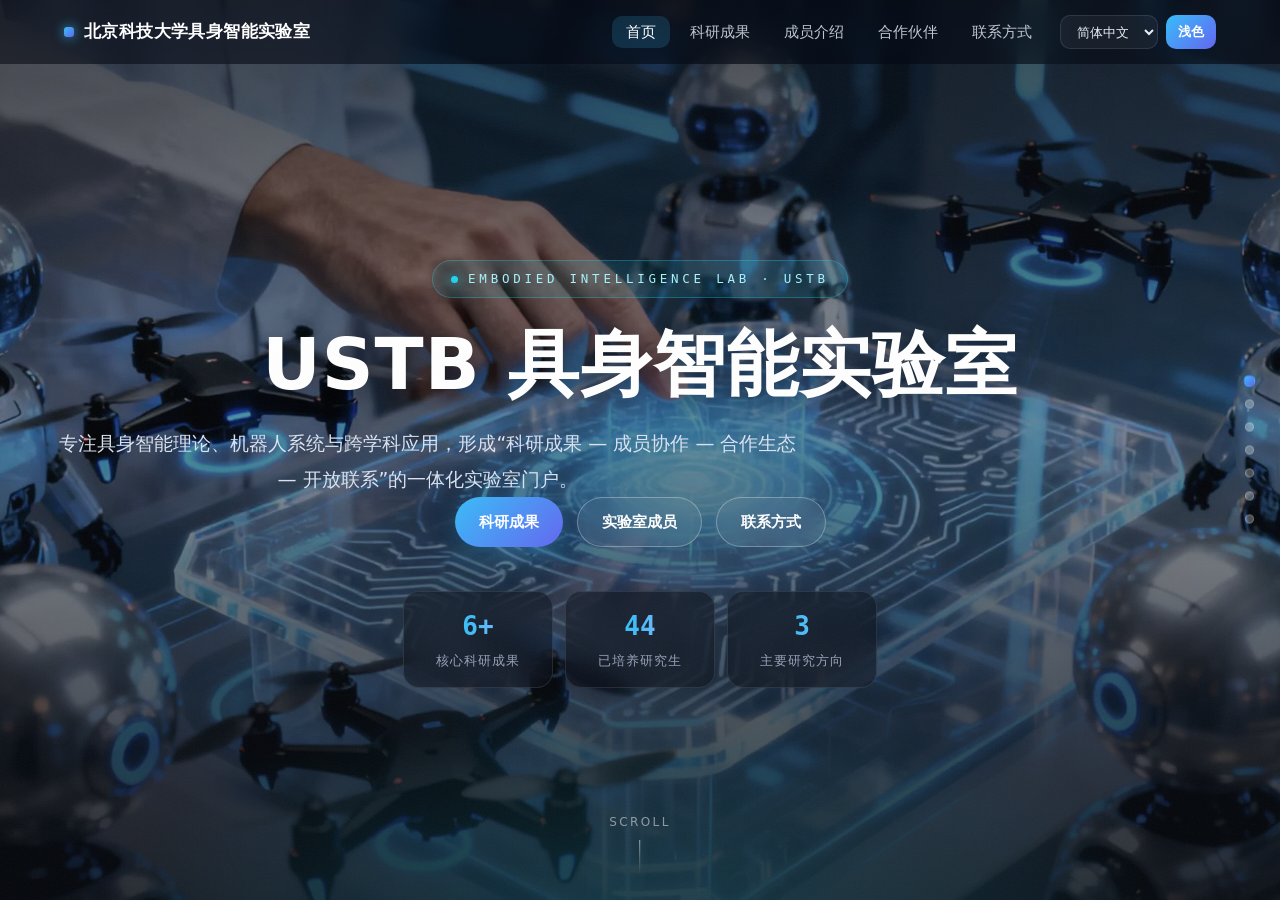
<file: index.html>
<!DOCTYPE html>
<html lang="zh-CN">
<head>
  <meta charset="UTF-8" />
  <meta name="viewport" content="width=device-width, initial-scale=1.0" />
  <meta name="description" content="北京科技大学具身智能实验室：具身感知、认知决策与运动规划、人机协作与体验，科研成果与团队合作门户。" />
  <title>USTB具身智能实验室</title>
  <link rel="stylesheet" href="styles.css" />
  <!-- 预加载首屏关键图片 -->
  <link rel="preload" as="image" href="pictures/具身智能.webp" />
</head>
<body class="theme-huaqin grain">

  <!-- 全站氛围光斑 -->
  <div class="aurora" aria-hidden="true"><i></i><i></i><i></i></div>

  <header class="site-header theme-huaqin">
    <div class="container">
      <a class="logo" href="index.html" data-i18n="nav.brand">USTB具身智能实验室</a>
      <nav class="nav" id="mainNav">
        <button class="nav-toggle" aria-label="打开菜单" aria-expanded="false">
          <span></span><span></span><span></span>
        </button>
        <ul class="nav-list">
          <li><a href="index.html" class="active" data-i18n="nav.home">首页</a></li>
          <li><a href="cases.html" data-i18n="cases_title">科研成果</a></li>
          <li><a href="members.html" data-i18n="members_title">成员介绍</a></li>
          <li><a href="partners.html" data-i18n="partners_title">合作伙伴</a></li>
          <li><a href="#contact" data-i18n="nav.contact">联系方式</a></li>
        </ul>
        <div class="tools">
          <select id="langSwitcher" aria-label="语言切换">
            <option value="zh-CN">简体中文</option>
            <option value="zh-HK">繁體中文</option>
            <option value="en">English</option>
          </select>
          <button id="themeToggle" data-i18n="toolbar.theme">深色</button>
        </div>
      </nav>
    </div>
  </header>

  <!-- 全屏滚动容器 -->
  <div id="fullpage-wrapper" class="fp-page">

    <!-- Hero -->
    <section class="fp-section hero-fp" id="hero" data-anchor="hero" style="background-image:url('pictures/具身智能.webp');">
      <div class="fp-overlay"></div>
      <div class="fp-label container">
        <div class="hero-kicker">Embodied Intelligence Lab · USTB</div>
        <h1 class="hero-title">USTB 具身智能实验室</h1>
        <p class="hero-desc">专注具身智能理论、机器人系统与跨学科应用，形成“科研成果 — 成员协作 — 合作生态 — 开放联系”的一体化实验室门户。</p>
        <div class="hero-cta">
          <a class="btn btn-primary" href="#cases-section">科研成果</a>
          <a class="btn btn-ghost" href="#members-section">实验室成员</a>
          <a class="btn btn-ghost" href="#contact">联系方式</a>
        </div>
        <div class="hero-stats">
          <div class="stat"><b>6+</b><span>核心科研成果</span></div>
          <div class="stat"><b>44</b><span>已培养研究生</span></div>
          <div class="stat"><b>3</b><span>主要研究方向</span></div>
        </div>
      </div>
      <div class="scroll-hint">Scroll</div>
    </section>

    <!-- 研究方向 -->
    <section class="fp-section" id="focus-section" data-anchor="focus">
      <div class="container" style="text-align:center;">
        <div class="eyebrow">Research Focus · 研究方向</div>
        <h2 class="section-title" style="margin-top:18px;">具身智能三大支柱</h2>
        <p class="section-sub">
          团队以“感知 — 认知 — 协作”闭环为核心：具身感知负责在复杂环境中捕获细粒度体感与视觉信息；
          认知决策与运动规划将多模态数据、SLAM 与控制算法融合成可解释的动作策略；
          人机协作与体验则面向医疗、工业和公共服务等场景，将算法落地为安全、可信的交互系统。
        </p>
        <div class="pillar-grid">
          <div class="card pillar cyan reveal">
            <div class="p-ico">📡</div>
            <h3>具身感知</h3>
            <p>构建多模态视觉 / 触觉 / 语音融合传感体系，引入光场重建、事件相机与高精度 IMU，让智能体获得纳米级表面感知、语义级场景理解与复杂人机语义对话能力，支撑粗糙度检测、缺陷识别与移动辅助等核心案例。</p>
          </div>
          <div class="card pillar violet reveal" style="--d:.12s">
            <div class="p-ico">🧭</div>
            <h3>认知决策与运动规划</h3>
            <p>研究具身世界模型、决策闭环与 SLAM 导航，融合大规模预训练、强化学习与可解释控制，具备自适应路径规划、语义避障、协作操作等能力，可根据场景自动切换运动模式并保证安全冗余。</p>
          </div>
          <div class="card pillar green reveal" style="--d:.24s">
            <div class="p-ico">🤝</div>
            <h3>人机协作与体验</h3>
            <p>针对医疗康复、工业协作、公共服务等场景设计情感化交互与协同机制，通过语音 / 手势 / 眼动等多通道输入实现自然对话、权限管控及多设备协同，确保“可用、可信、有温度”的体验。</p>
          </div>
        </div>
      </div>
    </section>

    <!-- 科研成果 -->
    <section class="fp-section" id="cases-section" data-anchor="cases">
      <div class="container" style="text-align:center;">
        <div class="eyebrow">Showcase · 成果展示</div>
        <h2 class="section-title" data-i18n="cases_title" style="margin-top:18px;">科研成果</h2>
        <p class="section-sub">精选项目落地与研究成果展示，体现技术可靠性与应用价值</p>

        <div class="case-grid">
          <a href="cases.html#case1" class="case-card t-blue reveal">
            <span class="case-tag">科研成果 1</span>
            <h3>基于视觉的粗糙度在线智能检测系统</h3>
            <p class="case-desc">纳米级粗糙度原位在线智能检测，实现工业生产中表面质量的实时监控与精准测量</p>
            <div class="chips"><span>纳米级精度</span><span>实时检测</span><span>AI 分析</span></div>
            <div class="case-more"><b>技术亮点</b><ul><li>纳米级高精度测量</li><li>快速实时检测</li><li>高准确率</li></ul></div>
          </a>

          <a href="cases.html#case2" class="case-card t-violet reveal" style="--d:.08s">
            <span class="case-tag">科研成果 2</span>
            <h3>基于视觉的缺陷智能检测</h3>
            <p class="case-desc">多通道、多尺度、多特征融合的 AI 模型，实现复杂工业场景下的高精度缺陷检测</p>
            <div class="chips"><span>多通道融合</span><span>多尺度</span><span>特征融合</span></div>
            <div class="case-more"><b>技术亮点</b><ul><li>融合全局与局部特征</li><li>快速检测</li><li>高准确率</li></ul></div>
          </a>

          <a href="cases.html#case3" class="case-card t-green reveal" style="--d:.16s">
            <span class="case-tag">科研成果 3</span>
            <h3>基于机器视觉的分拣系统</h3>
            <p class="case-desc">基于深度学习的目标检测算法与混合特征提取网络（HFE-Net），实现高效精准的自动化分拣</p>
            <div class="chips"><span>高速</span><span>精准</span><span>降本增效</span></div>
            <div class="case-more"><b>应用优势</b><ul><li>高帧率处理</li><li>高识别准确率</li><li>ROI 周期短</li></ul></div>
          </a>

          <a href="cases.html#case4" class="case-card t-blue reveal">
            <span class="case-tag">科研成果 4</span>
            <h3>具身智能 · 智能导航轮椅</h3>
            <p class="case-desc">融合视觉深度学习、智能导航、语音交互等前沿技术，为行动不便人士提供安全、智能、有温度的出行解决方案</p>
            <div class="chips"><span>智能导航</span><span>自动跟随</span><span>语音交互</span><span>自动避障</span></div>
            <div class="case-more"><b>应用成效</b><ul><li>高避障成功率</li><li>室内外自主导航</li><li>高语音识别准确率</li></ul></div>
          </a>

          <a href="cases.html#case5" class="case-card t-gold reveal" style="--d:.08s">
            <span class="case-tag">科研成果 5</span>
            <h3>航空发动机油液磨粒智能检测与分析仪</h3>
            <p class="case-desc">基于视觉的磨粒智能检测，实现油液磨粒的自动识别与分析</p>
            <div class="chips"><span>智能检测</span><span>磨粒分析</span><span>故障诊断</span></div>
            <div class="case-more"><b>核心功能</b><ul><li>磨粒自动识别与分类</li><li>深度学习算法分析</li><li>ISO 洁净度标准评估</li></ul></div>
          </a>

          <a href="cases.html#case6" class="case-card t-sky reveal" style="--d:.16s">
            <span class="case-tag">科研成果 6</span>
            <h3>定制 · 轮式具身智能大脑</h3>
            <p class="case-desc">自动驾驶轮式机器人智能大脑定制，适配智能婴儿车、智能物流车</p>
            <div class="chips"><span>一键漫游</span><span>跟随</span><span>导航</span></div>
            <div class="case-more"><b>技术亮点</b><ul><li>基于视觉智能检测的自动避障</li><li>基于 GPS 和 SLAM 的室内外自主导航</li><li>基于大模型的语音智能交互与陪伴</li></ul></div>
          </a>
        </div>
      </div>
    </section>

    <!-- 团队成员 -->
    <section class="fp-section" id="members-section" data-anchor="members">
      <div class="container" style="text-align:center;">
        <div class="eyebrow">Team · 团队成员</div>
        <h2 class="section-title" data-i18n="members_title" style="margin-top:18px;">团队成员</h2>
        <p class="section-sub">汇聚顶尖人才，推动具身智能与机器人技术创新 · 已培养研究生 44 人</p>

        <div class="members-scroll" style="max-width:1400px; margin:0 auto; text-align:left;">
          <!-- 张桃红 - 教授（静态保留，供动态加载识别） -->
          <article class="m-card gold clickable reveal" onclick="window.location.href='member-profile.html?id=zhangtaohong'">
            <span class="m-badge">教授</span>
            <div class="m-photo"><img src="pictures/成员0.webp" alt="张桃红" loading="eager"></div>
            <h3>张桃红</h3>
            <p class="m-role">实验室负责人 · Professor</p>
          </article>

          <article class="m-card blue reveal" style="--d:.06s">
            <span class="m-badge">博士</span>
            <div class="m-photo"><img src="pictures/成员1.webp" alt="俞纯林" loading="lazy"></div>
            <h3>俞纯林</h3>
            <p class="m-role">Ph.D. Candidate</p>
          </article>

          <article class="m-card blue reveal" style="--d:.12s">
            <span class="m-badge">博士</span>
            <div class="m-photo"><img src="pictures/成员2.webp" alt="王浩宇" loading="lazy"></div>
            <h3>王浩宇</h3>
            <p class="m-role">Ph.D. Candidate</p>
          </article>

          <article class="m-card green reveal" style="--d:.18s">
            <span class="m-badge">硕士</span>
            <div class="m-photo"><img src="pictures/成员3.webp" alt="李博涛" loading="lazy"></div>
            <h3>李博涛</h3>
            <p class="m-role">M.S. Candidate</p>
          </article>

          <article class="m-card green reveal" style="--d:.24s">
            <span class="m-badge">硕士</span>
            <div class="m-photo"><img src="pictures/成员4.webp" alt="夏成龙" loading="lazy"></div>
            <h3>夏成龙</h3>
            <p class="m-role">M.S. Candidate</p>
          </article>
        </div>

        <a class="btn btn-primary" href="members.html" style="margin-top:26px;">查看团队详情 →</a>
      </div>
    </section>

    <!-- 合作伙伴 -->
    <section class="fp-section" id="partners-section" data-anchor="partners">
      <div class="container" style="text-align:center;">
        <div class="eyebrow">Partners · 合作生态</div>
        <h2 class="section-title" data-i18n="partners_title" style="margin-top:18px;">合作伙伴</h2>
        <div class="card partner-card reveal">
          <div class="partner-logo"><img src="pictures/29.webp" alt="深维科技公司" loading="lazy"></div>
          <div>
            <h3>深维科技公司</h3>
            <p>技术合作与产业应用，共同推进具身智能技术发展。</p>
          </div>
        </div>
      </div>
    </section>

    <!-- 联系方式 -->
    <section class="fp-section" id="contact" data-anchor="contact">
      <div class="container" style="text-align:center;">
        <div class="eyebrow">Contact · 开放合作</div>
        <h2 class="section-title" style="margin-top:18px;">与 USTB 具身智能实验室合作</h2>
        <p class="section-sub">无论是深入了解科研成果、共建实验场景，还是产学研合作，我们都期待与您对话。</p>
        <div class="contact-grid">
          <div class="contact-item reveal">
            <div class="c-label">Email · 邮箱</div>
            <div class="c-value">zth_ustb@163.com</div>
          </div>
          <div class="contact-item reveal" style="--d:.08s">
            <div class="c-label">Phone · 电话</div>
            <div class="c-value">18811782873</div>
          </div>
          <div class="contact-item reveal" style="--d:.16s">
            <div class="c-label">Address · 地址</div>
            <div class="c-value">北京科技大学机电楼</div>
          </div>
        </div>
        <a class="btn btn-primary" href="contact.html">前往联系方式页面 →</a>
      </div>
    </section>

    <!-- Footer -->
    <section class="fp-section footer-section" data-anchor="footer">
      <div class="container">
        <p class="muted" data-i18n="footer_copy">北京科技大学具身智能实验室</p>
        <div class="footer-actions">
          <a class="footer-btn" href="contact.html"><span class="icon">📞</span><span data-i18n="footer.contact">联系我们</span></a>
          <a class="footer-btn" href="partners.html"><span class="icon">🤝</span><span data-i18n="footer.partners">合作伙伴</span></a>
        </div>
      </div>
    </section>

  </div>

  <!-- 右侧导航点 -->
  <nav class="fp-nav" role="navigation" aria-label="页面导航">
    <ul id="fp-nav-list"></ul>
  </nav>

  <script src="script.js"></script>

  <script>
    // 全屏滚动：导航点 + 原生 scroll-snap（不劫持滚轮，移动端体验更好）
    (function () {
      var wrapper = document.getElementById('fullpage-wrapper');
      var sections = wrapper ? wrapper.querySelectorAll('.fp-section') : [];
      var navList = document.getElementById('fp-nav-list');
      if (!wrapper || !navList || !sections.length) return;

      var names = ['实验室概览', '研究方向', '科研成果', '成员介绍', '合作伙伴', '联系方式', '页脚'];
      var items = [];

      sections.forEach(function (section, index) {
        var li = document.createElement('li');
        var a = document.createElement('a');
        var tip = document.createElement('span');
        tip.className = 'fp-tooltip';
        tip.textContent = names[index] || ('第 ' + (index + 1) + ' 屏');
        a.href = '#';
        a.setAttribute('aria-label', tip.textContent);
        a.addEventListener('click', function (e) {
          e.preventDefault();
          section.scrollIntoView({ behavior: 'smooth', block: 'start' });
        });
        li.appendChild(tip);
        li.appendChild(a);
        navList.appendChild(li);
        items.push(a);
      });

      var current = null;
      var io = new IntersectionObserver(function (entries) {
        entries.forEach(function (entry) {
          if (!entry.isIntersecting) return;
          var idx = Array.prototype.indexOf.call(sections, entry.target);
          if (idx < 0 || idx === current) return;
          current = idx;
          items.forEach(function (it, i) { it.classList.toggle('active', i === idx); });
        });
      }, { root: wrapper, threshold: 0.55 });

      sections.forEach(function (s) { io.observe(s); });
      if (items.length) items[0].classList.add('active');
    })();
  </script>

  <script src="admin-data.js"></script>
  <script src="dynamic-content-loader.js"></script>
</body>
</html>
</file>
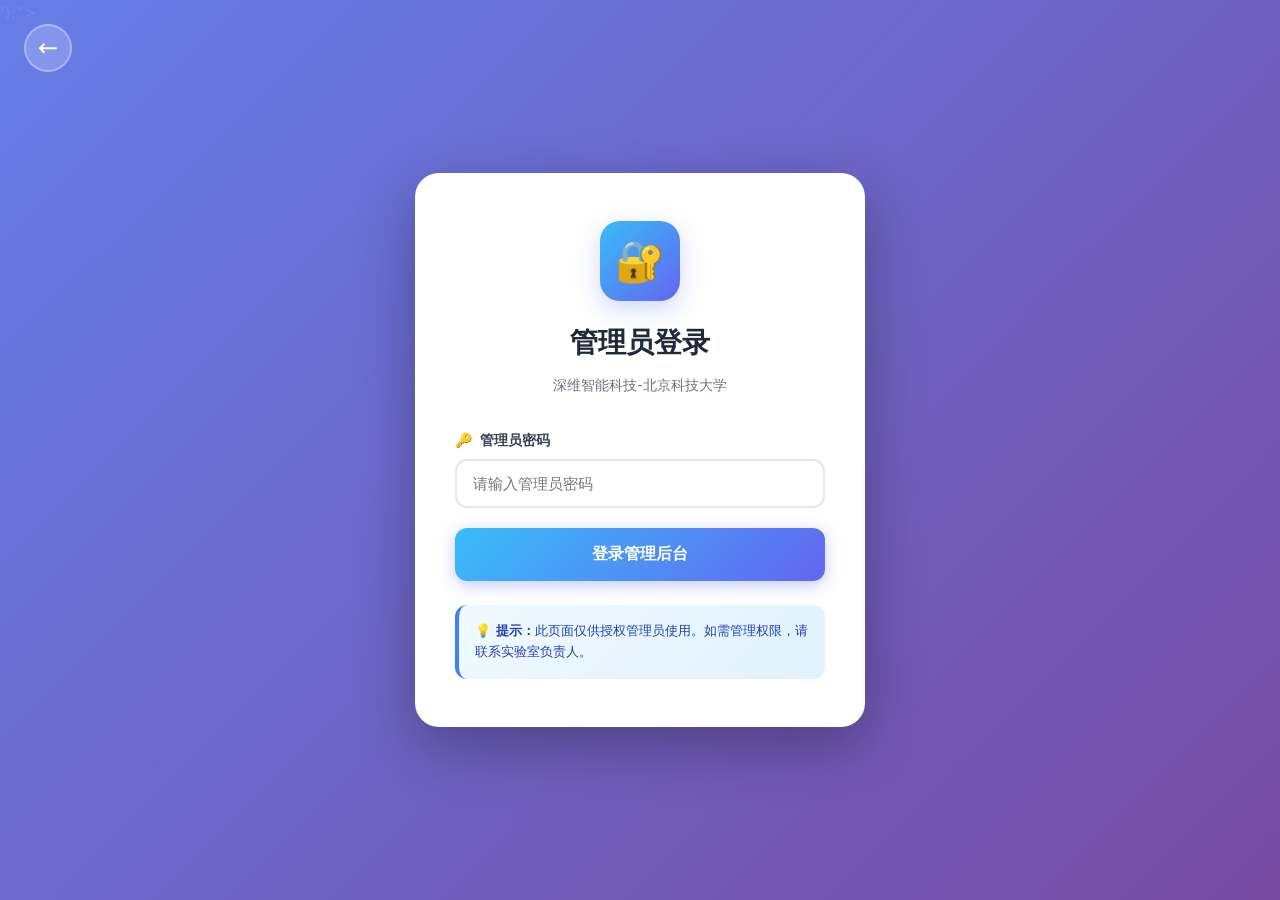
<file: admin-dashboard.html>
<!DOCTYPE html>
<html lang="zh-CN">
<head>
  <meta charset="UTF-8" />
  <meta name="viewport" content="width=device-width, initial-scale=1.0" />
  <title>管理后台 - USTB 具身智能实验室</title>
  <link rel="stylesheet" href="styles.css" />
  <script src="admin-data.js"></script>
  <script src="form-submission-manager.js"></script>
  <script src="admin-content-management.js" defer></script>
</head>
<body class="theme-huaqin" style="background: #f8fafc;">
  <!-- 顶部导航栏 -->
  <header style="background: white; border-bottom: 1px solid #e5e7eb; padding: 16px 0; position: sticky; top: 0; z-index: 100; box-shadow: 0 1px 3px rgba(0,0,0,0.05);">
    <div class="container" style="display: flex; justify-content: space-between; align-items: center;">
      <div style="display: flex; align-items: center; gap: 16px;">
        <div style="width: 48px; height: 48px; background: var(--gradient); border-radius: 12px; display: flex; align-items: center; justify-content: center;">
          <span style="font-size: 24px;">🔐</span>
        </div>
        <div>
          <h1 style="font-size: 20px; font-weight: 700; color: #1f2937; margin: 0;">管理后台</h1>
          <p style="font-size: 13px; color: #6b7280; margin: 0;">深维智能科技-北京科技大学</p>
        </div>
      </div>
      <div style="display: flex; gap: 12px; align-items: center;">
        <span style="color: #6b7280; font-size: 14px;">
          <span style="margin-right: 6px;">👤</span>管理员
        </span>
        <button onclick="logout()" style="background: #fee2e2; color: #dc2626; padding: 10px 20px; border: none; border-radius: 8px; font-weight: 600; cursor: pointer; font-size: 14px; transition: all 0.3s;" onmouseover="this.style.background='#fecaca'" onmouseout="this.style.background='#fee2e2'">
          退出登录
        </button>
      </div>
    </div>
  </header>

  <main style="padding: 100px 0 40px;">
    <div class="container" style="max-width: 1400px;">
      
      <!-- 统计卡片 -->
      <div style="display: grid; grid-template-columns: repeat(auto-fit, minmax(250px, 1fr)); gap: 24px; margin-bottom: 40px;">
        <div style="background: linear-gradient(135deg, #667eea 0%, #764ba2 100%); padding: 28px; border-radius: 20px; color: white; box-shadow: 0 8px 24px rgba(102,126,234,0.3);">
          <div style="font-size: 32px; margin-bottom: 12px;">📧</div>
          <div style="font-size: 36px; font-weight: 800; margin-bottom: 8px;" id="messageCount">0</div>
          <div style="opacity: 0.95; font-size: 14px;">留言总数</div>
        </div>

        <div style="background: linear-gradient(135deg, #f093fb 0%, #f5576c 100%); padding: 28px; border-radius: 20px; color: white; box-shadow: 0 8px 24px rgba(240,147,251,0.3);">
          <div style="font-size: 32px; margin-bottom: 12px;">📄</div>
          <div style="font-size: 36px; font-weight: 800; margin-bottom: 8px;" id="resumeCount">0</div>
          <div style="opacity: 0.95; font-size: 14px;">简历投递</div>
        </div>

        <div style="background: linear-gradient(135deg, #4facfe 0%, #00f2fe 100%); padding: 28px; border-radius: 20px; color: white; box-shadow: 0 8px 24px rgba(79,172,254,0.3);">
          <div style="font-size: 32px; margin-bottom: 12px;">🛒</div>
          <div style="font-size: 36px; font-weight: 800; margin-bottom: 8px;" id="orderCount">0</div>
          <div style="opacity: 0.95; font-size: 14px;">产品订购</div>
        </div>

        <div style="background: linear-gradient(135deg, #43e97b 0%, #38f9d7 100%); padding: 28px; border-radius: 20px; color: white; box-shadow: 0 8px 24px rgba(67,233,123,0.3);">
          <div style="font-size: 32px; margin-bottom: 12px;">⏳</div>
          <div style="font-size: 36px; font-weight: 800; margin-bottom: 8px;" id="pendingOrderCount">0</div>
          <div style="opacity: 0.95; font-size: 14px;">待处理订单</div>
        </div>
      </div>

      <!-- 选项卡 -->
      <div style="background: white; border-radius: 20px; box-shadow: 0 4px 20px rgba(0,0,0,0.08); overflow: hidden;">
        <div style="display: flex; border-bottom: 2px solid #f3f4f6; overflow-x: auto;">
          <button onclick="switchTab('messages')" id="tab-messages" class="tab-button active" style="flex: 1; padding: 20px; background: transparent; border: none; font-size: 16px; font-weight: 600; cursor: pointer; transition: all 0.3s; border-bottom: 3px solid var(--primary); color: var(--primary); white-space: nowrap;">
            📧 留言列表
          </button>
          <button onclick="switchTab('resumes')" id="tab-resumes" class="tab-button" style="flex: 1; padding: 20px; background: transparent; border: none; font-size: 16px; font-weight: 600; cursor: pointer; transition: all 0.3s; color: #6b7280; border-bottom: 3px solid transparent; white-space: nowrap;">
            📄 简历投递
          </button>
          <button onclick="switchTab('members')" id="tab-members" class="tab-button" style="flex: 1; padding: 20px; background: transparent; border: none; font-size: 16px; font-weight: 600; cursor: pointer; transition: all 0.3s; color: #6b7280; border-bottom: 3px solid transparent; white-space: nowrap;">
            👥 成员管理
          </button>
          <button onclick="switchTab('orders')" id="tab-orders" class="tab-button" style="flex: 1; padding: 20px; background: transparent; border: none; font-size: 16px; font-weight: 600; cursor: pointer; transition: all 0.3s; color: #6b7280; border-bottom: 3px solid transparent; white-space: nowrap;">
            🛒 产品订购
          </button>
          <button onclick="switchTab('products')" id="tab-products" class="tab-button" style="flex: 1; padding: 20px; background: transparent; border: none; font-size: 16px; font-weight: 600; cursor: pointer; transition: all 0.3s; color: #6b7280; border-bottom: 3px solid transparent; white-space: nowrap;">
            📦 产品管理
          </button>
          <button onclick="switchTab('settings')" id="tab-settings" class="tab-button" style="flex: 1; padding: 20px; background: transparent; border: none; font-size: 16px; font-weight: 600; cursor: pointer; transition: all 0.3s; color: #6b7280; border-bottom: 3px solid transparent; white-space: nowrap;">
            ⚙️ 系统设置
          </button>
        </div>

        <!-- 留言列表 -->
        <div id="content-messages" class="tab-content" style="padding: 32px;">
          <div style="display: flex; justify-content: space-between; align-items: center; margin-bottom: 24px;">
            <h2 style="font-size: 20px; font-weight: 700; color: #1f2937; margin: 0;">留言管理</h2>
            <button onclick="clearAllMessages()" style="background: #fee2e2; color: #dc2626; padding: 10px 20px; border: none; border-radius: 8px; font-weight: 600; cursor: pointer; font-size: 14px; transition: all 0.3s;" onmouseover="this.style.background='#fecaca'" onmouseout="this.style.background='#fee2e2'">
              清空所有留言
            </button>
          </div>
          <div id="messagesList"></div>
        </div>

        <!-- 简历列表 -->
        <div id="content-resumes" class="tab-content" style="display: none; padding: 32px;">
          <div style="display: flex; justify-content: space-between; align-items: center; margin-bottom: 24px;">
            <h2 style="font-size: 20px; font-weight: 700; color: #1f2937; margin: 0;">简历管理</h2>
            <button onclick="clearAllResumes()" style="background: #fee2e2; color: #dc2626; padding: 10px 20px; border: none; border-radius: 8px; font-weight: 600; cursor: pointer; font-size: 14px; transition: all 0.3s;" onmouseover="this.style.background='#fecaca'" onmouseout="this.style.background='#fee2e2'">
              清空所有简历
            </button>
          </div>
          <div id="resumesList"></div>
        </div>

        <!-- 产品订购列表 -->
        <div id="content-orders" class="tab-content" style="display: none; padding: 32px;">
          <div style="display: flex; justify-content: space-between; align-items: center; margin-bottom: 24px;">
            <h2 style="font-size: 20px; font-weight: 700; color: #1f2937; margin: 0;">产品订购管理</h2>
            <button onclick="clearAllOrders()" style="background: #fee2e2; color: #dc2626; padding: 10px 20px; border: none; border-radius: 8px; font-weight: 600; cursor: pointer; font-size: 14px; transition: all 0.3s;" onmouseover="this.style.background='#fecaca'" onmouseout="this.style.background='#fee2e2'">
              清空所有订单
            </button>
          </div>
          <div id="ordersList"></div>
        </div>

        <!-- 成员管理 -->
        <div id="content-members" class="tab-content" style="display: none; padding: 32px;">
          <div style="display: flex; justify-content: space-between; align-items: center; margin-bottom: 24px;">
            <h2 style="font-size: 20px; font-weight: 700; color: #1f2937; margin: 0;">成员管理</h2>
            <button onclick="showAddMemberModal()" style="background: linear-gradient(135deg, #667eea 0%, #764ba2 100%); color: white; padding: 10px 20px; border: none; border-radius: 8px; font-weight: 600; cursor: pointer; font-size: 14px; transition: all 0.3s; box-shadow: 0 2px 8px rgba(102,126,234,0.3);" onmouseover="this.style.transform='translateY(-2px)'; this.style.boxShadow='0 4px 12px rgba(102,126,234,0.4)'" onmouseout="this.style.transform='translateY(0)'; this.style.boxShadow='0 2px 8px rgba(102,126,234,0.3)'">
              ➕ 添加成员
            </button>
          </div>
          <div id="membersList"></div>
        </div>

        <!-- 产品管理 -->
        <div id="content-products" class="tab-content" style="display: none; padding: 32px;">
          <div style="display: flex; justify-content: space-between; align-items: center; margin-bottom: 24px;">
            <h2 style="font-size: 20px; font-weight: 700; color: #1f2937; margin: 0;">产品管理</h2>
            <button onclick="showAddProductModal()" style="background: linear-gradient(135deg, #667eea 0%, #764ba2 100%); color: white; padding: 10px 20px; border: none; border-radius: 8px; font-weight: 600; cursor: pointer; font-size: 14px; transition: all 0.3s; box-shadow: 0 2px 8px rgba(102,126,234,0.3);" onmouseover="this.style.transform='translateY(-2px)'; this.style.boxShadow='0 4px 12px rgba(102,126,234,0.4)'" onmouseout="this.style.transform='translateY(0)'; this.style.boxShadow='0 2px 8px rgba(102,126,234,0.3)'">
              ➕ 添加产品
            </button>
          </div>
          <div id="productsList"></div>
        </div>

        <!-- 系统设置 -->
        <div id="content-settings" class="tab-content" style="display: none; padding: 32px;">
          <h2 style="font-size: 20px; font-weight: 700; color: #1f2937; margin-bottom: 24px;">系统设置</h2>
          
          <div style="display: grid; gap: 24px;">
            <div style="background: linear-gradient(135deg, #f8fafc 0%, #f1f5f9 100%); padding: 24px; border-radius: 16px; border-left: 4px solid #3b82f6;">
              <h3 style="font-size: 16px; font-weight: 700; color: #1f2937; margin-bottom: 16px;">快速操作</h3>
              <div style="display: grid; gap: 12px;">
                <a href="index.html" target="_blank" style="display: block; background: white; padding: 16px; border-radius: 12px; text-decoration: none; color: #374151; font-weight: 600; transition: all 0.3s; box-shadow: 0 2px 8px rgba(0,0,0,0.05);" onmouseover="this.style.transform='translateX(4px)'; this.style.boxShadow='0 4px 12px rgba(0,0,0,0.1)'" onmouseout="this.style.transform='translateX(0)'; this.style.boxShadow='0 2px 8px rgba(0,0,0,0.05)'">
                  🏠 访问网站首页
                </a>
                <a href="contact.html" target="_blank" style="display: block; background: white; padding: 16px; border-radius: 12px; text-decoration: none; color: #374151; font-weight: 600; transition: all 0.3s; box-shadow: 0 2px 8px rgba(0,0,0,0.05);" onmouseover="this.style.transform='translateX(4px)'; this.style.boxShadow='0 4px 12px rgba(0,0,0,0.1)'" onmouseout="this.style.transform='translateX(0)'; this.style.boxShadow='0 2px 8px rgba(0,0,0,0.05)'">
                  📝 查看投递表单
                </a>
              </div>
            </div>

            <div style="background: linear-gradient(135deg, #fff7ed 0%, #ffedd5 100%); padding: 24px; border-radius: 16px; border-left: 4px solid #f59e0b;">
              <h3 style="font-size: 16px; font-weight: 700; color: #1f2937; margin-bottom: 12px;">账户信息</h3>
              <p style="color: #6b7280; line-height: 1.8; margin: 0;">
                <strong>登录时间：</strong><span id="loginTime"></span><br>
                <strong>会话状态：</strong><span style="color: #10b981; font-weight: 600;">活跃</span><br>
                <strong>权限级别：</strong><span style="color: #3b82f6; font-weight: 600;">管理员</span>
              </p>
            </div>

            <div style="background: linear-gradient(135deg, #dbeafe 0%, #bfdbfe 100%); padding: 24px; border-radius: 16px; border-left: 4px solid #3b82f6;">
              <h3 style="font-size: 16px; font-weight: 700; color: #1f2937; margin-bottom: 12px;">💾 数据管理</h3>
              <p style="color: #6b7280; font-size: 14px; line-height: 1.6; margin-bottom: 16px;">导出或导入网站内容数据，方便备份和迁移。</p>
              <div style="display: flex; gap: 12px;">
                <button onclick="exportSiteData()" style="background: #3b82f6; color: white; padding: 10px 20px; border: none; border-radius: 8px; font-weight: 600; cursor: pointer; transition: all 0.3s; font-size: 14px;" onmouseover="this.style.background='#2563eb'" onmouseout="this.style.background='#3b82f6'">
                  📤 导出数据
                </button>
                <button onclick="importSiteData()" style="background: #10b981; color: white; padding: 10px 20px; border: none; border-radius: 8px; font-weight: 600; cursor: pointer; transition: all 0.3s; font-size: 14px;" onmouseover="this.style.background='#059669'" onmouseout="this.style.background='#10b981'">
                  📥 导入数据
                </button>
              </div>
            </div>

            <div style="background: linear-gradient(135deg, #fef2f2 0%, #fee2e2 100%); padding: 24px; border-radius: 16px; border-left: 4px solid #dc2626;">
              <h3 style="font-size: 16px; font-weight: 700; color: #dc2626; margin-bottom: 12px;">⚠️ 危险操作</h3>
              <p style="color: #6b7280; font-size: 14px; line-height: 1.6; margin-bottom: 16px;">以下操作将清空或重置数据，请谨慎操作！</p>
              <div style="display: flex; gap: 12px; flex-wrap: wrap;">
                <button onclick="resetContentData()" style="background: #f59e0b; color: white; padding: 10px 20px; border: none; border-radius: 8px; font-weight: 600; cursor: pointer; transition: all 0.3s; font-size: 14px;" onmouseover="this.style.background='#d97706'" onmouseout="this.style.background='#f59e0b'">
                  🔄 重置内容数据
                </button>
                <button onclick="clearAllData()" style="background: #dc2626; color: white; padding: 10px 20px; border: none; border-radius: 8px; font-weight: 600; cursor: pointer; transition: all 0.3s; font-size: 14px;" onmouseover="this.style.background='#b91c1c'" onmouseout="this.style.background='#dc2626'">
                  🗑️ 清空所有数据
                </button>
              </div>
            </div>
          </div>
        </div>
      </div>
    </div>
  </main>

  <script>
    // 检查登录状态
    if (sessionStorage.getItem('adminAuthenticated') !== 'true') {
      window.location.href = 'admin-login.html';
    }

    // 显示登录时间
    const loginTime = sessionStorage.getItem('adminLoginTime');
    if (loginTime) {
      const date = new Date(loginTime);
      document.getElementById('loginTime').textContent = date.toLocaleString('zh-CN');
    }

    // 退出登录
    function logout() {
      if (confirm('确定要退出登录吗？')) {
        sessionStorage.removeItem('adminAuthenticated');
        sessionStorage.removeItem('adminLoginTime');
        window.location.href = 'admin-login.html';
      }
    }

    // 切换选项卡
    function switchTab(tabName) {
      // 隐藏所有内容
      document.querySelectorAll('.tab-content').forEach(content => {
        content.style.display = 'none';
      });
      
      // 移除所有按钮的active状态
      document.querySelectorAll('.tab-button').forEach(button => {
        button.style.borderBottom = '3px solid transparent';
        button.style.color = '#6b7280';
      });
      
      // 显示选中的内容
      document.getElementById('content-' + tabName).style.display = 'block';
      
      // 设置选中按钮的状态
      const activeButton = document.getElementById('tab-' + tabName);
      activeButton.style.borderBottom = '3px solid var(--primary)';
      activeButton.style.color = 'var(--primary)';
    }

    // 加载留言列表
    function loadMessages() {
      const messages = window.formSubmissionManager ? window.formSubmissionManager.getMessages() : JSON.parse(localStorage.getItem('contactMessages') || '[]');
      const messagesList = document.getElementById('messagesList');
      document.getElementById('messageCount').textContent = messages.length;
      
      if (messages.length === 0) {
        messagesList.innerHTML = `
          <div style="text-align: center; padding: 60px 20px; color: #9ca3af;">
            <div style="font-size: 64px; margin-bottom: 16px; opacity: 0.5;">📭</div>
            <p style="font-size: 16px;">暂无留言</p>
          </div>
        `;
        return;
      }
      
      messagesList.innerHTML = messages.map((msg, index) => `
        <div style="background: #f9fafb; padding: 24px; border-radius: 12px; margin-bottom: 16px; border-left: 4px solid #667eea;">
          <div style="display: flex; justify-content: space-between; align-items: start; margin-bottom: 16px;">
            <div>
              <h3 style="font-size: 18px; font-weight: 700; color: #1f2937; margin-bottom: 8px;">${msg.name || '匿名'}</h3>
              <p style="color: #6b7280; font-size: 14px; margin: 0;">
                <span style="margin-right: 16px;">📧 ${msg.email || '未提供'}</span>
                <span>📱 ${msg.phone || '未提供'}</span>
              </p>
            </div>
            <div style="display: flex; gap: 8px;">
              <span style="background: #dbeafe; color: #1e40af; padding: 6px 12px; border-radius: 8px; font-size: 12px; font-weight: 600;">${msg.date || '未知日期'}</span>
              <button onclick="deleteMessage(${index})" style="background: #fee2e2; color: #dc2626; padding: 6px 12px; border: none; border-radius: 8px; cursor: pointer; font-size: 12px; font-weight: 600;" title="删除">🗑️</button>
            </div>
          </div>
          <div style="background: white; padding: 16px; border-radius: 8px;">
            <p style="color: #374151; line-height: 1.8; margin: 0; white-space: pre-wrap;">${msg.message || '无内容'}</p>
          </div>
        </div>
      `).join('');
    }

    // 加载简历列表
    function loadResumes() {
      const resumes = window.formSubmissionManager ? window.formSubmissionManager.getResumes() : JSON.parse(localStorage.getItem('jobApplications') || '[]');
      const resumesList = document.getElementById('resumesList');
      document.getElementById('resumeCount').textContent = resumes.length;
      
      if (resumes.length === 0) {
        resumesList.innerHTML = `
          <div style="text-align: center; padding: 60px 20px; color: #9ca3af;">
            <div style="font-size: 64px; margin-bottom: 16px; opacity: 0.5;">📄</div>
            <p style="font-size: 16px;">暂无简历投递</p>
          </div>
        `;
        return;
      }
      
      resumesList.innerHTML = resumes.map((resume, index) => `
        <div style="background: #f9fafb; padding: 24px; border-radius: 12px; margin-bottom: 16px; border-left: 4px solid #f093fb;">
          <div style="display: flex; justify-content: space-between; align-items: start; margin-bottom: 16px;">
            <div style="flex: 1;">
              <h3 style="font-size: 18px; font-weight: 700; color: #1f2937; margin-bottom: 8px;">${resume.name || '未命名'}</h3>
              <div style="display: grid; grid-template-columns: repeat(2, 1fr); gap: 8px; margin-bottom: 12px;">
                <p style="color: #6b7280; font-size: 14px; margin: 0;">📧 ${resume.email || '未提供'}</p>
                <p style="color: #6b7280; font-size: 14px; margin: 0;">📱 ${resume.phone || '未提供'}</p>
                <p style="color: #6b7280; font-size: 14px; margin: 0;">🎓 ${resume.education || '未提供'}</p>
                <p style="color: #6b7280; font-size: 14px; margin: 0;">💼 ${resume.position || '未指定岗位'}</p>
              </div>
            </div>
            <div style="display: flex; gap: 8px;">
              <span style="background: #fce7f3; color: #9d174d; padding: 6px 12px; border-radius: 8px; font-size: 12px; font-weight: 600;">${resume.date || '未知日期'}</span>
              <button onclick="deleteResume(${index})" style="background: #fee2e2; color: #dc2626; padding: 6px 12px; border: none; border-radius: 8px; cursor: pointer; font-size: 12px; font-weight: 600;" title="删除">🗑️</button>
            </div>
          </div>
          ${resume.introduction ? `
            <div style="background: white; padding: 16px; border-radius: 8px; margin-top: 12px;">
              <strong style="color: #374151; display: block; margin-bottom: 8px;">个人简介：</strong>
              <p style="color: #6b7280; line-height: 1.8; margin: 0; white-space: pre-wrap;">${resume.introduction}</p>
            </div>
          ` : ''}
        </div>
      `).join('');
    }

    // 加载订单列表
    function loadOrders() {
      const orders = window.formSubmissionManager ? window.formSubmissionManager.getOrders() : JSON.parse(localStorage.getItem('productOrders') || '[]');
      const ordersList = document.getElementById('ordersList');
      const stats = window.formSubmissionManager ? window.formSubmissionManager.getStats() : { orders: orders.length, pendingOrders: orders.filter(o => o.status === 'pending').length };
      
      document.getElementById('orderCount').textContent = stats.orders;
      document.getElementById('pendingOrderCount').textContent = stats.pendingOrders;
      
      if (orders.length === 0) {
        ordersList.innerHTML = `
          <div style="text-align: center; padding: 60px 20px; color: #9ca3af;">
            <div style="font-size: 64px; margin-bottom: 16px; opacity: 0.5;">🛒</div>
            <p style="font-size: 16px;">暂无订单</p>
          </div>
        `;
        return;
      }
      
      // 按时间倒序排列
      orders.sort((a, b) => (b.timestamp || 0) - (a.timestamp || 0));
      
      ordersList.innerHTML = orders.map((order, index) => {
        const statusColors = {
          'pending': { bg: '#fef3c7', color: '#d97706', text: '待处理' },
          'processing': { bg: '#dbeafe', color: '#3b82f6', text: '处理中' },
          'completed': { bg: '#d1fae5', color: '#10b981', text: '已完成' },
          'cancelled': { bg: '#fee2e2', color: '#dc2626', text: '已取消' }
        };
        const status = statusColors[order.status] || statusColors.pending;
        
        return `
          <div style="background: #f9fafb; padding: 24px; border-radius: 12px; margin-bottom: 16px; border-left: 4px solid #4facfe;">
            <div style="display: flex; justify-content: space-between; align-items: start; margin-bottom: 16px; flex-wrap: wrap; gap: 12px;">
              <div style="flex: 1; min-width: 300px;">
                <h3 style="font-size: 18px; font-weight: 700; color: #1f2937; margin-bottom: 8px;">${order.productName || order.product || '未知产品'}</h3>
                <div style="display: grid; grid-template-columns: repeat(2, 1fr); gap: 8px; margin-bottom: 12px;">
                  <p style="color: #6b7280; font-size: 14px; margin: 0;">👤 ${order.name || '未提供'}</p>
                  <p style="color: #6b7280; font-size: 14px; margin: 0;">📱 ${order.phone || '未提供'}</p>
                  <p style="color: #6b7280; font-size: 14px; margin: 0;">📧 ${order.email || '未提供'}</p>
                  <p style="color: #6b7280; font-size: 14px; margin: 0;">📦 数量: ${order.quantity || '未填写'}</p>
                </div>
                ${order.company ? `<p style="color: #6b7280; font-size: 14px; margin: 4px 0;">🏢 公司: ${order.company}</p>` : ''}
                ${order.address ? `<p style="color: #6b7280; font-size: 14px; margin: 4px 0;">📍 地址: ${order.address}</p>` : ''}
                <p style="color: #6b7280; font-size: 12px; margin: 8px 0 0;">🆔 订单编号: ${order.id}</p>
              </div>
              <div style="display: flex; gap: 8px; flex-direction: column; align-items: flex-end;">
                <span style="background: ${status.bg}; color: ${status.color}; padding: 6px 12px; border-radius: 8px; font-size: 12px; font-weight: 600;">${status.text}</span>
                <span style="background: #dbeafe; color: #1e40af; padding: 6px 12px; border-radius: 8px; font-size: 12px; font-weight: 600;">${order.date || '未知日期'}</span>
                <div style="display: flex; gap: 4px; margin-top: 8px;">
                  ${order.status === 'pending' ? `
                    <button onclick="updateOrderStatus('${order.id}', 'processing')" style="background: #dbeafe; color: #3b82f6; padding: 6px 12px; border: none; border-radius: 6px; cursor: pointer; font-size: 11px; font-weight: 600;" title="标记为处理中">处理</button>
                  ` : ''}
                  ${order.status === 'processing' ? `
                    <button onclick="updateOrderStatus('${order.id}', 'completed')" style="background: #d1fae5; color: #10b981; padding: 6px 12px; border: none; border-radius: 6px; cursor: pointer; font-size: 11px; font-weight: 600;" title="标记为已完成">完成</button>
                  ` : ''}
                  <button onclick="deleteOrder('${order.id}')" style="background: #fee2e2; color: #dc2626; padding: 6px 12px; border: none; border-radius: 6px; cursor: pointer; font-size: 11px; font-weight: 600;" title="删除">🗑️</button>
                </div>
              </div>
            </div>
            ${order.notes ? `
              <div style="background: white; padding: 16px; border-radius: 8px; margin-top: 12px;">
                <strong style="color: #374151; display: block; margin-bottom: 8px;">备注：</strong>
                <p style="color: #6b7280; line-height: 1.8; margin: 0; white-space: pre-wrap;">${order.notes}</p>
              </div>
            ` : ''}
          </div>
        `;
      }).join('');
    }

    // 更新订单状态
    function updateOrderStatus(orderId, status) {
      if (window.formSubmissionManager) {
        window.formSubmissionManager.updateOrderStatus(orderId, status);
        loadOrders();
      }
    }

    // 删除订单
    function deleteOrder(orderId) {
      if (confirm('确定要删除这个订单吗？')) {
        if (window.formSubmissionManager) {
          window.formSubmissionManager.deleteOrder(orderId);
          loadOrders();
        }
      }
    }

    // 清空所有订单
    function clearAllOrders() {
      if (confirm('⚠️ 警告：此操作将删除所有订单，且无法恢复！\n\n确定要继续吗？')) {
        if (window.formSubmissionManager) {
          window.formSubmissionManager.clearOrders();
          loadOrders();
          alert('✅ 所有订单已清空');
        }
      }
    }

    // 删除单条留言
    function deleteMessage(index) {
      if (confirm('确定要删除这条留言吗？')) {
        const messages = window.formSubmissionManager ? window.formSubmissionManager.getMessages() : JSON.parse(localStorage.getItem('contactMessages') || '[]');
        if (window.formSubmissionManager && messages[index]) {
          window.formSubmissionManager.deleteMessage(messages[index].id);
        } else {
          messages.splice(index, 1);
          localStorage.setItem('contactMessages', JSON.stringify(messages));
        }
        loadMessages();
      }
    }

    // 删除单条简历
    function deleteResume(index) {
      if (confirm('确定要删除这份简历吗？')) {
        const resumes = window.formSubmissionManager ? window.formSubmissionManager.getResumes() : JSON.parse(localStorage.getItem('jobApplications') || '[]');
        if (window.formSubmissionManager && resumes[index]) {
          window.formSubmissionManager.deleteResume(resumes[index].id);
        } else {
          resumes.splice(index, 1);
          localStorage.setItem('jobApplications', JSON.stringify(resumes));
        }
        loadResumes();
      }
    }

    // 清空所有留言
    function clearAllMessages() {
      if (confirm('⚠️ 警告：此操作将删除所有留言，且无法恢复！\n\n确定要继续吗？')) {
        if (window.formSubmissionManager) {
          window.formSubmissionManager.clearMessages();
        } else {
          localStorage.removeItem('contactMessages');
        }
        loadMessages();
        alert('✅ 所有留言已清空');
      }
    }

    // 清空所有简历
    function clearAllResumes() {
      if (confirm('⚠️ 警告：此操作将删除所有简历，且无法恢复！\n\n确定要继续吗？')) {
        if (window.formSubmissionManager) {
          window.formSubmissionManager.clearResumes();
        } else {
          localStorage.removeItem('jobApplications');
        }
        loadResumes();
        alert('✅ 所有简历已清空');
      }
    }

    // 清空所有数据
    function clearAllData() {
      if (confirm('⚠️⚠️⚠️ 最终警告 ⚠️⚠️⚠️\n\n此操作将清空所有留言、简历和订单数据，且无法恢复！\n\n确定要继续吗？')) {
        if (window.formSubmissionManager) {
          window.formSubmissionManager.clearMessages();
          window.formSubmissionManager.clearResumes();
          window.formSubmissionManager.clearOrders();
        } else {
          localStorage.removeItem('contactMessages');
          localStorage.removeItem('jobApplications');
          localStorage.removeItem('productOrders');
        }
        loadMessages();
        loadResumes();
        loadOrders();
        alert('✅ 所有数据已清空');
      }
    }

    // 导出网站数据
    function exportSiteData() {
      const data = window.dataManager.exportData();
      const dataStr = JSON.stringify(data, null, 2);
      const blob = new Blob([dataStr], { type: 'application/json' });
      const url = URL.createObjectURL(blob);
      const a = document.createElement('a');
      a.href = url;
      a.download = `website-data-${new Date().toISOString().slice(0,10)}.json`;
      document.body.appendChild(a);
      a.click();
      document.body.removeChild(a);
      URL.revokeObjectURL(url);
      alert('✅ 数据已导出！');
    }

    // 导入网站数据
    function importSiteData() {
      const input = document.createElement('input');
      input.type = 'file';
      input.accept = 'application/json';
      input.onchange = function(e) {
        const file = e.target.files[0];
        if (!file) return;
        
        const reader = new FileReader();
        reader.onload = function(event) {
          try {
            const data = JSON.parse(event.target.result);
            if (confirm('⚠️ 导入数据将覆盖现有的成员和产品信息！\n\n确定要继续吗？')) {
              window.dataManager.importData(data);
              if (typeof loadMembers === 'function') loadMembers();
              if (typeof loadProducts === 'function') loadProducts();
              alert('✅ 数据导入成功！');
            }
          } catch (error) {
            alert('❌ 导入失败：文件格式错误');
            console.error(error);
          }
        };
        reader.readAsText(file);
      };
      input.click();
    }

    // 重置内容数据（成员和产品）
    function resetContentData() {
      if (confirm('⚠️ 此操作将重置成员和产品数据为默认状态！\n\n留言和简历数据不受影响。\n\n确定要继续吗？')) {
        window.dataManager.resetToDefault();
        if (typeof loadMembers === 'function') loadMembers();
        if (typeof loadProducts === 'function') loadProducts();
        alert('✅ 内容数据已重置为默认状态');
      }
    }

    // 页面加载时初始化
    loadMessages();
    loadResumes();
    loadOrders();
    
    // 等待DOM加载完成后再加载成员和产品
    if (typeof loadMembers === 'function') {
      loadMembers();
    }
    if (typeof loadProducts === 'function') {
      loadProducts();
    }
  </script>
</body>
</html>
</file>
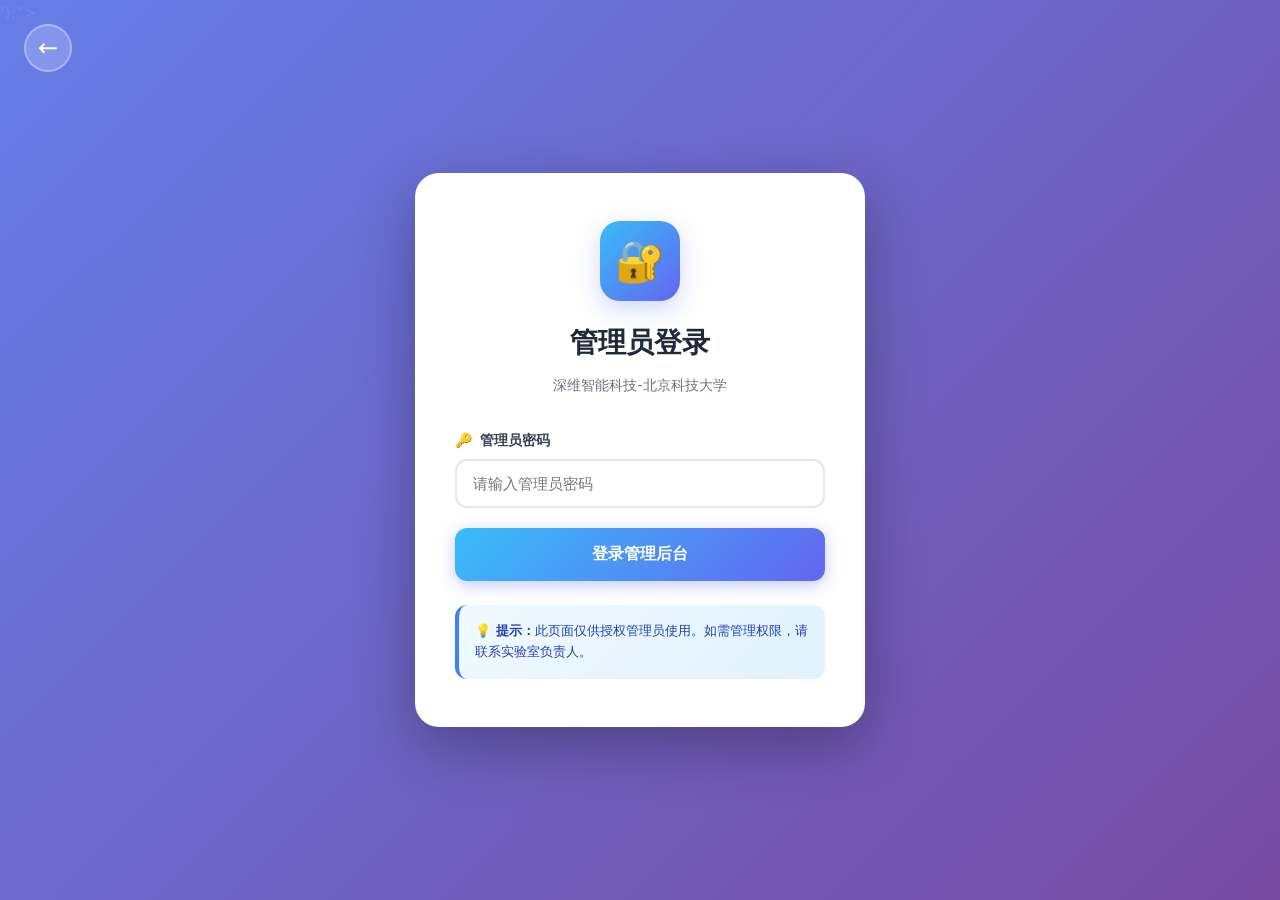
<file: admin-login.html>
<!DOCTYPE html>
<html lang="zh-CN">
<head>
  <meta charset="UTF-8" />
  <meta name="viewport" content="width=device-width, initial-scale=1.0" />
  <title>管理员登录 - USTB 具身智能实验室</title>
  <link rel="stylesheet" href="styles.css" />
</head>
<body class="theme-huaqin">
  <div style="min-height: 100vh; background: linear-gradient(135deg, #667eea 0%, #764ba2 100%); display: flex; align-items: center; justify-content: center; position: relative; overflow: hidden;">
    <!-- 背景装饰 -->
    <div style="position: absolute; inset: 0; opacity: 0.1; background: url('data:image/svg+xml,<svg width=\"60\" height=\"60\" xmlns=\"http://www.w3.org/2000/svg\"><circle cx=\"30\" cy=\"30\" r=\"2\" fill=\"white\"/></svg>');"></div>
    
    <!-- 返回首页按钮 -->
    <a href="index.html" style="position: absolute; top: 24px; left: 24px; background: rgba(255,255,255,0.2); backdrop-filter: blur(10px); color: white; width: 48px; height: 48px; border-radius: 50%; display: flex; align-items: center; justify-content: center; text-decoration: none; font-size: 24px; transition: all 0.3s; border: 2px solid rgba(255,255,255,0.3);" onmouseover="this.style.transform='scale(1.1)'" onmouseout="this.style.transform='scale(1)'">
      ←
    </a>

    <!-- 登录框 -->
    <div style="background: white; border-radius: 24px; padding: 48px 40px; width: 90%; max-width: 450px; box-shadow: 0 20px 60px rgba(0,0,0,0.3); position: relative; z-index: 1; animation: slideUp 0.5s ease;">
      <!-- Logo区域 -->
      <div style="text-align: center; margin-bottom: 32px;">
        <div style="width: 80px; height: 80px; background: var(--gradient); border-radius: 20px; display: flex; align-items: center; justify-content: center; margin: 0 auto 20px; box-shadow: 0 8px 24px rgba(102,126,234,0.3);">
          <span style="font-size: 40px;">🔐</span>
        </div>
        <h1 style="font-size: 28px; color: #1f2937; margin-bottom: 8px; font-weight: 800;">管理员登录</h1>
        <p style="color: #6b7280; font-size: 14px;">深维智能科技-北京科技大学</p>
      </div>

      <!-- 登录表单 -->
      <form id="loginForm" onsubmit="handleLogin(event)" style="margin-bottom: 24px;">
        <div style="margin-bottom: 20px;">
          <label style="display: block; color: #374151; font-weight: 600; margin-bottom: 8px; font-size: 14px;">
            <span style="margin-right: 8px;">🔑</span>管理员密码
          </label>
          <input 
            type="password" 
            id="password" 
            placeholder="请输入管理员密码"
            required
            style="width: 100%; padding: 14px 16px; border: 2px solid #e5e7eb; border-radius: 12px; font-size: 15px; transition: all 0.3s; outline: none;"
            onfocus="this.style.borderColor='#667eea'; this.style.boxShadow='0 0 0 3px rgba(102,126,234,0.1)'"
            onblur="this.style.borderColor='#e5e7eb'; this.style.boxShadow='none'"
          />
        </div>

        <button 
          type="submit"
          style="width: 100%; background: var(--gradient); color: white; padding: 16px; border: none; border-radius: 12px; font-size: 16px; font-weight: 700; cursor: pointer; transition: all 0.3s; box-shadow: 0 4px 16px rgba(102,126,234,0.4);"
          onmouseover="this.style.transform='translateY(-2px)'; this.style.boxShadow='0 6px 24px rgba(102,126,234,0.5)'"
          onmouseout="this.style.transform='translateY(0)'; this.style.boxShadow='0 4px 16px rgba(102,126,234,0.4)'"
        >
          登录管理后台
        </button>
      </form>

      <!-- 错误提示 -->
      <div id="errorMessage" style="display: none; background: #fee2e2; color: #dc2626; padding: 12px 16px; border-radius: 8px; font-size: 14px; text-align: center; margin-top: 16px;">
        <span style="margin-right: 8px;">⚠️</span>
        <span id="errorText">密码错误，请重试</span>
      </div>

      <!-- 提示信息 -->
      <div style="margin-top: 24px; padding: 16px; background: linear-gradient(135deg, #f0f9ff 0%, #e0f2fe 100%); border-radius: 12px; border-left: 4px solid #3b82f6;">
        <p style="color: #1e40af; font-size: 13px; line-height: 1.6; margin: 0;">
          <strong>💡 提示：</strong>此页面仅供授权管理员使用。如需管理权限，请联系实验室负责人。
        </p>
      </div>
    </div>
  </div>

  <style>
    @keyframes slideUp {
      from {
        opacity: 0;
        transform: translateY(30px);
      }
      to {
        opacity: 1;
        transform: translateY(0);
      }
    }
  </style>

  <script>
    function handleLogin(event) {
      event.preventDefault();
      
      const password = document.getElementById('password').value;
      const errorMessage = document.getElementById('errorMessage');
      
      // 验证密码
      if (password === '9999') {
        // 保存登录状态
        sessionStorage.setItem('adminAuthenticated', 'true');
        sessionStorage.setItem('adminLoginTime', new Date().toISOString());
        
        // 显示成功消息
        const form = document.getElementById('loginForm');
        form.innerHTML = `
          <div style="text-align: center; padding: 20px;">
            <div style="font-size: 64px; margin-bottom: 16px;">✅</div>
            <h3 style="color: #10b981; font-size: 20px; margin-bottom: 8px;">登录成功！</h3>
            <p style="color: #6b7280; font-size: 14px;">正在跳转到管理后台...</p>
          </div>
        `;
        
        // 跳转到管理后台
        setTimeout(() => {
          window.location.href = 'admin-dashboard.html';
        }, 1500);
        
      } else {
        // 显示错误消息
        errorMessage.style.display = 'block';
        document.getElementById('password').value = '';
        document.getElementById('password').style.borderColor = '#dc2626';
        
        // 3秒后隐藏错误消息
        setTimeout(() => {
          errorMessage.style.display = 'none';
          document.getElementById('password').style.borderColor = '#e5e7eb';
        }, 3000);
      }
    }
  </script>
</body>
</html>
</file>
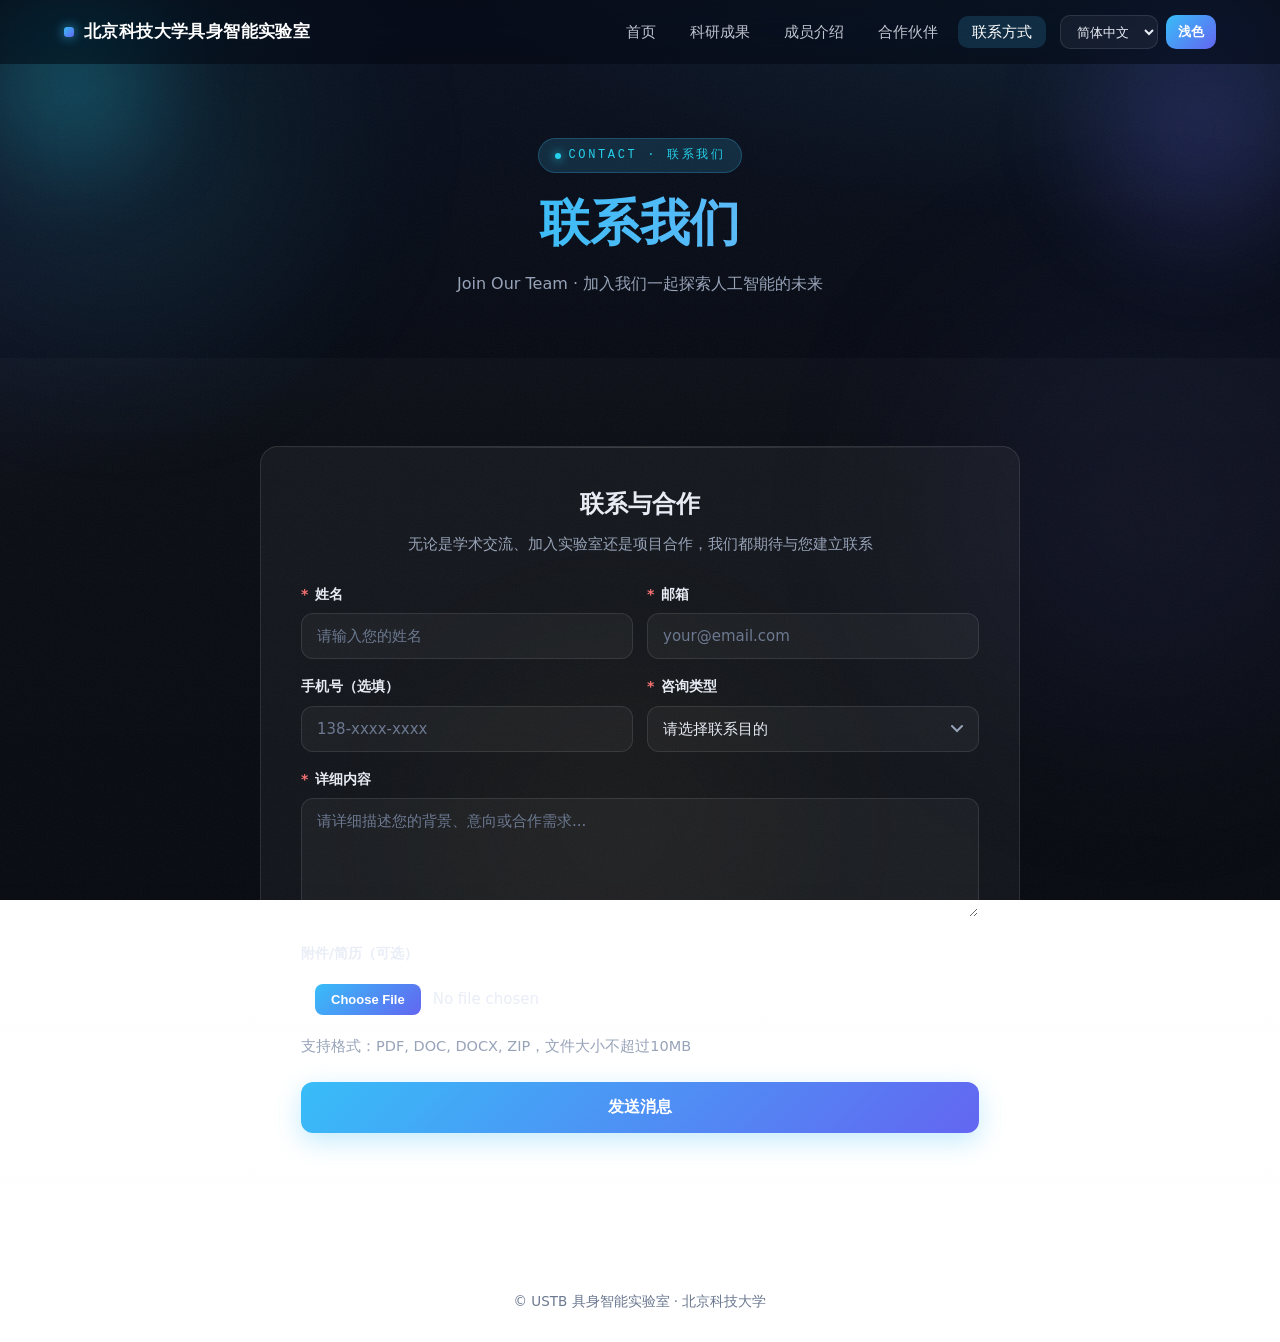
<file: contact.html>
<!DOCTYPE html>
<html lang="zh-CN">
<head>
  <meta charset="UTF-8" />
  <meta name="viewport" content="width=device-width, initial-scale=1.0" />
  <meta name="description" content="联系USTB具身智能实验室：学术交流、加入实验室（招生/招聘）、项目合作。" />
  <title>联系我们 - USTB 具身智能实验室</title>
  <link rel="stylesheet" href="styles.css" />
  <script src="form-submission-manager.js"></script>
  <style>
    .contact-card{ max-width:760px; margin:0 auto; padding:38px 40px; }
    .contact-card h2{ font-size:24px; font-weight:800; margin:0 0 8px; text-align:center; }
    .contact-card .form-intro{ text-align:center; color:var(--muted); margin:0 0 26px; font-size:14.5px; line-height:1.8; }
    .form-grid{ display:grid; gap:16px; }
    .form-row{ display:grid; grid-template-columns:1fr 1fr; gap:14px; }
    .form-field label{ display:block; color:var(--text); font-weight:600; margin-bottom:8px; font-size:14px; }
    .form-field label .req{ color:#f87171; margin-right:2px; }
    .form-field input,
    .form-field select,
    .form-field textarea{
      width:100%; box-sizing:border-box;
      padding:13px 15px;
      background:rgba(255,255,255,.04);
      border:1px solid var(--border);
      border-radius:12px;
      color:var(--text);
      font-size:15px; font-family:inherit;
      outline:none;
      transition:border-color .25s, box-shadow .25s, background .25s;
    }
    .form-field select{ appearance:none; background-image:url("data:image/svg+xml,%3Csvg xmlns='http://www.w3.org/2000/svg' width='12' height='8'%3E%3Cpath d='M1 1l5 5 5-5' stroke='%2397a3b8' stroke-width='2' fill='none' stroke-linecap='round'/%3E%3C/svg%3E"); background-repeat:no-repeat; background-position:right 15px center; padding-right:38px; cursor:pointer; }
    .form-field select option{ background:#0d1322; color:var(--text); }
    html[data-theme="light"] .form-field select option{ background:#fff; color:#1f2937; }
    .form-field textarea{ resize:vertical; min-height:120px; }
    .form-field input::placeholder,
    .form-field textarea::placeholder{ color:var(--muted-2); }
    .form-field input:focus,
    .form-field select:focus,
    .form-field textarea:focus{
      border-color:rgba(56,189,248,.6);
      background:rgba(56,189,248,.06);
      box-shadow:0 0 0 3px rgba(56,189,248,.14);
    }
    .form-field input[type="file"]{ padding:11px 13px; cursor:pointer; }
    .form-field input[type="file"]::file-selector-button{
      margin-right:12px; padding:8px 16px;
      border:none; border-radius:8px;
      background:var(--gradient); color:#fff;
      font-size:13px; font-weight:600; cursor:pointer;
      transition:opacity .25s;
    }
    .form-field input[type="file"]::file-selector-button:hover{ opacity:.85; }
    .form-hint{ font-size:12.8px; color:var(--muted-2); margin:7px 0 0; line-height:1.6; }
    .form-submit{
      width:100%; margin-top:6px; padding:15px;
      border:none; border-radius:12px;
      background:var(--gradient); color:#fff;
      font-size:16px; font-weight:700; cursor:pointer;
      box-shadow:0 8px 26px rgba(56,189,248,.3);
      transition:transform .25s, box-shadow .25s, filter .25s;
    }
    .form-submit:hover{ transform:translateY(-2px); box-shadow:0 12px 32px rgba(56,189,248,.42); filter:brightness(1.06); }
    @media (max-width:640px){
      .contact-card{ padding:28px 20px; }
      .form-row{ grid-template-columns:1fr; }
    }
  </style>
</head>
<body class="theme-huaqin grain contact-page">

  <!-- 全站氛围光斑 -->
  <div class="aurora" aria-hidden="true"><i></i><i></i><i></i></div>

  <header class="site-header theme-huaqin">
    <div class="container">
      <a class="logo" href="index.html" data-i18n="nav.brand">USTB具身智能实验室</a>
      <nav class="nav" id="mainNav">
        <button class="nav-toggle" aria-label="打开菜单" aria-expanded="false">
          <span></span><span></span><span></span>
        </button>
        <ul class="nav-list">
          <li><a href="index.html" data-i18n="nav.home">首页</a></li>
          <li><a href="cases.html" data-i18n="cases_title">科研成果</a></li>
          <li><a href="members.html" data-i18n="members_title">成员介绍</a></li>
          <li><a href="partners.html" data-i18n="partners_title">合作伙伴</a></li>
          <li><a href="contact.html" class="active" data-i18n="nav.contact">联系方式</a></li>
        </ul>
        <div class="tools">
          <select id="langSwitcher" aria-label="语言切换">
            <option value="zh-CN">简体中文</option>
            <option value="zh-HK">繁體中文</option>
            <option value="en">English</option>
          </select>
          <button id="themeToggle" data-i18n="toolbar.theme">深色</button>
        </div>
      </nav>
    </div>
  </header>

  <main>
    <!-- 页首 -->
    <section class="page-hero">
      <div class="decor decor-a"></div>
      <div class="decor decor-b"></div>
      <div class="container">
        <div class="eyebrow">Contact · 联系我们</div>
        <h1>联系我们</h1>
        <p class="lead">Join Our Team · 加入我们一起探索人工智能的未来</p>
      </div>
    </section>

    <!-- 联系表单 -->
    <section id="contact" class="section alt">
      <div class="container">
        <div class="card contact-card reveal">
          <h2>联系与合作</h2>
          <p class="form-intro">无论是学术交流、加入实验室还是项目合作，我们都期待与您建立联系</p>

          <form id="contactForm" onsubmit="submitContact(event)">
            <div class="form-grid">
              <div class="form-row">
                <div class="form-field">
                  <label><span class="req">*</span> 姓名</label>
                  <input type="text" name="name" required placeholder="请输入您的姓名" />
                </div>
                <div class="form-field">
                  <label><span class="req">*</span> 邮箱</label>
                  <input type="email" name="email" required placeholder="your@email.com" />
                </div>
              </div>

              <div class="form-row">
                <div class="form-field">
                  <label>手机号（选填）</label>
                  <input type="tel" name="phone" placeholder="138-xxxx-xxxx" />
                </div>
                <div class="form-field">
                  <label><span class="req">*</span> 咨询类型</label>
                  <select name="type" required>
                    <option value="">请选择联系目的</option>
                    <option value="加入实验室">加入实验室（招生/招聘）</option>
                    <option value="学术交流">学术交流</option>
                    <option value="项目合作">项目合作</option>
                    <option value="其他">其他</option>
                  </select>
                </div>
              </div>

              <div class="form-field">
                <label><span class="req">*</span> 详细内容</label>
                <textarea name="content" required rows="4" placeholder="请详细描述您的背景、意向或合作需求..."></textarea>
              </div>

              <div class="form-field">
                <label>附件/简历（可选）</label>
                <input type="file" name="attachment" accept=".pdf,.doc,.docx,.zip" />
                <p class="form-hint">支持格式：PDF, DOC, DOCX, ZIP，文件大小不超过10MB</p>
              </div>

              <button type="submit" class="form-submit">发送消息</button>
            </div>
          </form>
        </div>
      </div>
    </section>
  </main>

  <footer class="sub-footer">
    <div class="container">© USTB 具身智能实验室 · 北京科技大学</div>
  </footer>

  <script src="script.js"></script>
  <script>
    // 统一联系表单提交
    function submitContact(e) {
      e.preventDefault();
      const form = e.target;
      const formData = new FormData(form);
      const data = Object.fromEntries(formData.entries());

      // 处理附件（仅记录文件名，实际文件需要后端处理）
      const fileInput = form.querySelector('input[type="file"]');
      if (fileInput && fileInput.files.length > 0) {
        const file = fileInput.files[0];
        if (file.size > 10 * 1024 * 1024) {
          alert('⚠️ 附件大小超过10MB，请压缩后再提交。');
          return;
        }
        data.attachment = file.name;
      }

      if (window.formSubmissionManager) {
        window.formSubmissionManager.saveMessage(data);
        alert('✅ 感谢您的留言！我们已收到您的消息，会尽快回复您。');
      } else {
        alert('❌ 系统错误，请稍后再试。');
        console.error('FormSubmissionManager not found');
        return;
      }

      form.reset();
    }
  </script>
</body>
</html>
</file>
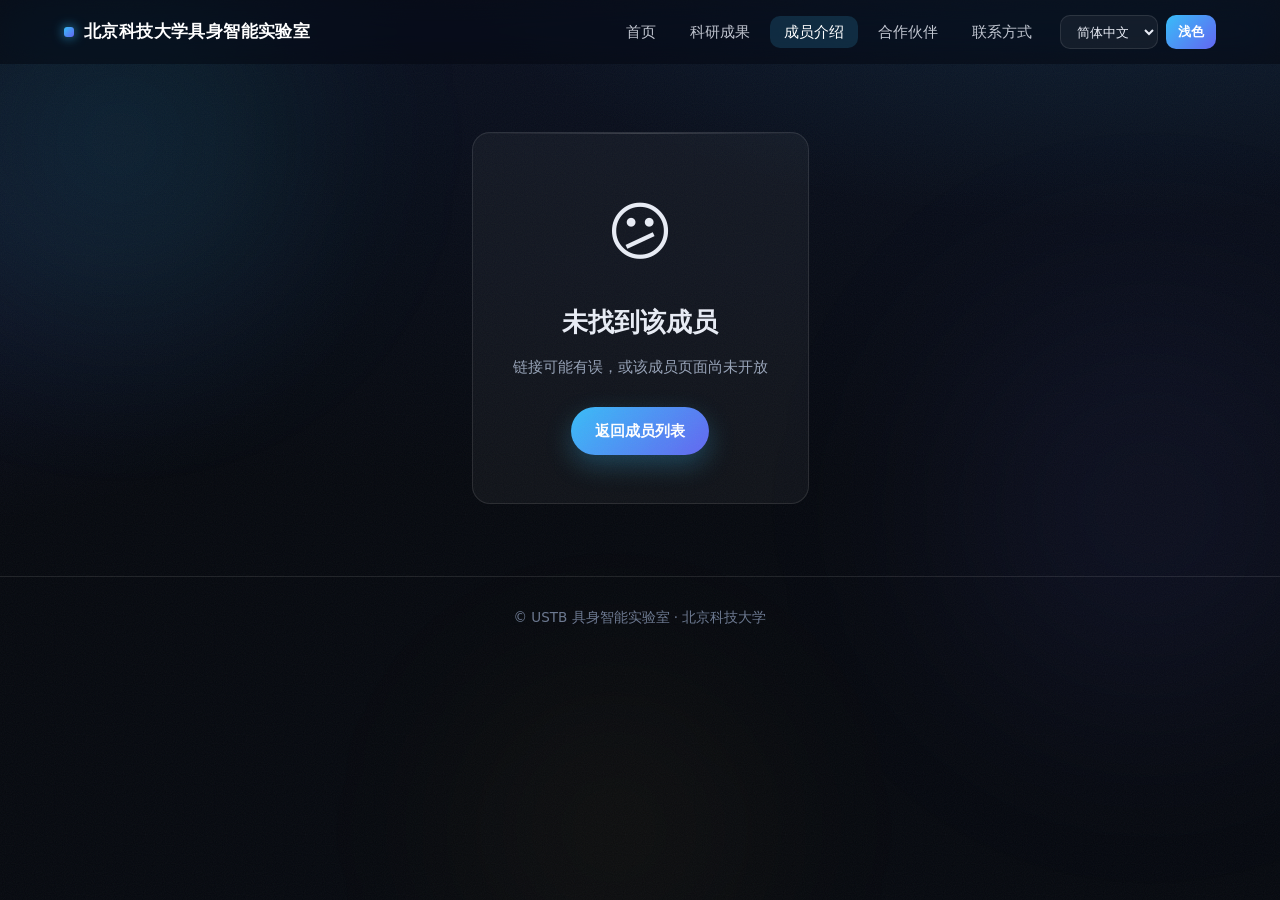
<file: member-profile.html>
<!DOCTYPE html>
<html lang="zh-CN">
<head>
  <meta charset="UTF-8" />
  <meta name="viewport" content="width=device-width, initial-scale=1.0" />
  <meta name="description" content="USTB具身智能实验室成员详情页" />
  <title id="pageTitle">成员介绍 - USTB 具身智能实验室</title>
  <link rel="stylesheet" href="styles.css" />
</head>
<body class="theme-huaqin grain">

  <!-- 全站氛围光斑 -->
  <div class="aurora" aria-hidden="true"><i></i><i></i><i></i></div>

  <header class="site-header theme-huaqin">
    <div class="container">
      <a class="logo" href="index.html" data-i18n="nav.brand">USTB具身智能实验室</a>
      <nav class="nav" id="mainNav">
        <button class="nav-toggle" aria-label="打开菜单" aria-expanded="false">
          <span></span><span></span><span></span>
        </button>
        <ul class="nav-list">
          <li><a href="index.html" data-i18n="nav.home">首页</a></li>
          <li><a href="cases.html" data-i18n="cases_title">科研成果</a></li>
          <li><a href="members.html" class="active" data-i18n="members_title">成员介绍</a></li>
          <li><a href="partners.html" data-i18n="partners_title">合作伙伴</a></li>
          <li><a href="contact.html" data-i18n="nav.contact">联系方式</a></li>
        </ul>
        <div class="tools">
          <select id="langSwitcher" aria-label="语言切换">
            <option value="zh-CN">简体中文</option>
            <option value="zh-HK">繁體中文</option>
            <option value="en">English</option>
          </select>
          <button id="themeToggle" data-i18n="toolbar.theme">深色</button>
        </div>
      </nav>
    </div>
  </header>

  <main id="memberProfile">
    <!-- 头部：头像与基本信息 -->
    <section class="profile-hero">
      <div class="container" style="max-width:1100px;">
        <a href="members.html" class="back-btn">← 返回成员列表</a>
        <div class="p-wrap">
          <div id="avatarContainer" class="p-avatar"></div>
          <div class="p-meta">
            <div id="positionBadge"></div>
            <h1 id="memberName"></h1>
            <p id="memberTitle" class="p-title"></p>
            <div id="memberStats"></div>
          </div>
        </div>
      </div>
    </section>

    <!-- 研究方向 -->
    <section class="section alt" style="padding-top:56px;">
      <div class="container" style="max-width:1100px;">
        <div style="text-align:center;"><h2 class="section-title">🔬 研究方向</h2></div>
        <div id="researchAreas" class="reveal reveal-show"></div>
      </div>
    </section>

    <!-- 主要成果 -->
    <section class="section" style="padding-top:56px;">
      <div class="container" style="max-width:1100px;">
        <div style="text-align:center;"><h2 class="section-title">🏆 主要成果</h2></div>
        <div id="achievements" class="reveal reveal-show"></div>
      </div>
    </section>

    <!-- 项目经历 -->
    <section class="section alt" style="padding-top:56px;">
      <div class="container" style="max-width:1100px;">
        <div style="text-align:center;"><h2 class="section-title">💼 项目经历</h2></div>
        <div id="projects" class="reveal reveal-show"></div>
      </div>
    </section>

    <!-- 代表性成果 -->
    <section class="section" style="padding-top:56px;">
      <div class="container" style="max-width:1100px;">
        <div style="text-align:center;"><h2 class="section-title">📚 代表性成果</h2></div>
        <div id="publications" class="reveal reveal-show"></div>
      </div>
    </section>

    <!-- 联系方式 -->
    <section class="section alt" style="padding-top:56px; padding-bottom:96px;">
      <div class="container" style="max-width:860px; text-align:center;">
        <h2 class="section-title">📮 联系方式</h2>
        <div id="contactInfo" class="reveal reveal-show" style="text-align:left;"></div>
      </div>
    </section>
  </main>

  <footer class="sub-footer">
    <div class="container">© USTB 具身智能实验室 · 北京科技大学</div>
  </footer>

  <!-- 提示弹窗 -->
  <div id="customModal" class="modal" role="dialog" aria-modal="true">
    <div class="modal-box" style="max-width:480px; text-align:center;">
      <button class="modal-close" onclick="closeModal()" aria-label="关闭">✕</button>
      <div style="font-size:56px; margin:10px 0 16px;">🚧</div>
      <h2 id="modalTitle" style="font-size:22px; margin-bottom:10px;">产品开发中</h2>
      <p id="modalMessage" style="color:var(--muted); line-height:1.8;"></p>
      <button class="btn btn-primary" style="margin-top:22px; width:100%; justify-content:center;" onclick="closeModal()">知道了</button>
    </div>
  </div>

  <script>
    function showModal(title, message) {
      document.getElementById('modalTitle').textContent = title;
      document.getElementById('modalMessage').textContent = message;
      document.getElementById('customModal').classList.add('open');
      document.body.style.overflow = 'hidden';
    }
    function closeModal() {
      document.getElementById('customModal').classList.remove('open');
      document.body.style.overflow = '';
    }
    document.addEventListener('keydown', function (e) {
      if (e.key === 'Escape') { closeModal(); }
    });
    document.getElementById('customModal').addEventListener('click', function (e) {
      if (e.target === this) { closeModal(); }
    });

    // 成员数据库
    const membersData = {
      'zhangtaohong': {
        name: '张桃红',
        title: '教授 · 博士生导师',
        position: '实验室负责人',
        avatar: 'pictures/成员0.webp',
        description: '北京科技大学计算机与通信工程学院教授、博士生导师。中国科学院研究生院博士毕业，曾赴美国哈佛-麻省理工HST（健康科学与技术）、英国拉夫堡大学3D打印组访学。现任北京图形图像学会女性科技工作者委员会副主任、中国体视学学会智慧医疗专委会常委、中国人工智能学会智慧医疗专委会委员。研究方向为人工智能、具身智能、机器视觉、计算机建模与仿真。',
        externalLink: 'https://scce.ustb.edu.cn/shiziduiwu/jiaoshixinxi/2018-04-12/57.html',
        researchAreas: [
          { icon: '🤖', title: '人工智能', desc: '深度学习、机器学习在智能系统中的应用研究' },
          { icon: '🦾', title: '具身智能', desc: '智能机器人、智能导航轮椅等具身智能系统研发' },
          { icon: '👁️', title: '机器视觉', desc: '目标检测、图像分类、缺陷检测等计算机视觉技术' },
          { icon: '🔬', title: '计算机建模与仿真', desc: '材料降解建模、分子属性预测等交叉学科研究' }
        ],
        achievements: [
          '发表SCI/EI检索论文80余篇，其中SCI一区、二区论文多篇',
          '授权国家发明专利近20项',
          '出版教材2部（累计印刷19次，发行量22110册，销售量20000多册，被国内100多所高校使用）',
          '2022年度北京图象图形学学会最美女科技工作者光荣称号',
          '2022年中国人工智能学会智慧医疗会议优秀论文奖',
          '指导研究生多人次获得国家奖学金、优秀学位论文等荣誉',
          '北京市高等教育学会教学成果奖一等奖',
          '中国高等教育学会教学成果奖一等奖',
          '北京科技大学第24届教学成果奖特等奖'
        ],
        projects: [
          { year: '2020-2023', name: '科技创新2030-重大项目：低资源场景的复杂领域知识迁移关键技术', role: '', desc: '科技部项目编号：2020AAA0108703' },
          { year: '2017-2021', name: '国家重点研发计划云计算和大数据专项', role: '', desc: '科技部项目编号：2017YFB1002304' },
          { year: '2010', name: '国家自然科学基金：基于大规模复杂结构知识库的知识发现机理、模型与算法研究', role: '', desc: '项目编号：60875029' },
          { year: '2008', name: '国家自然科学基金：多关系频繁模式挖掘模型、方法与一般架构的研究', role: '', desc: '项目编号：60675030' },
          { year: '2010', name: '创新方法工作专项项目：基于战略视角的企业技术创新能力评价模型及持续改进方法库研发', role: '', desc: '项目编号：2010IM020900' },
          { year: '2010', name: '教育部留学归国人员科研启动基金（第48批）', role: '', desc: '研究方向：计算机建模与仿真' },
          { year: '2020-至今', name: '厂企合作项目', role: '', desc: '与多家企业合作开展智能检测、机器视觉等应用研究，累计10余项' }
        ],
        publications: [
          'A Review of Artificial Intelligent Methods for Machined Surface Roughness Prediction, Tribology International, 2024, 199:109935. (SCI 一区, IF:6.1)',
          'CASMatching Strategy for Automated Detection and Quantification of Carotid Artery Stenosis Based on Digital Subtraction Angiography, Computer Methods and Programs in Biomedicine, 2024, 243:107871. (SCI 二区, IF:6.1)',
          'FE-Trans-Net: Feature enhancement based single branch deep learning model for surface roughness detection, Journal of Manufacturing Processes, 2023, 105:324-337. (SCI 二区, IF:6.2)',
          'MD-GNN: A Mechanism-Data-Driven Graph Neural Network for Molecular Properties Prediction and New Material Discovery, Journal of Molecular Graphics and Modelling, 2023, 123:108506. (SCI, IF:2.9)',
          'Innovative surface roughness detection method based on white light interference images. Machine Vision and Applications, 2025, 36:26.',
          'SGNN-T: Space Graph Neural Network Based Transformer for Molecular Property Prediction, Computational Materials Science, 2025, 246:113358.',
          'AMS-Net: Attention mechanism based multi-size dual light source network for surface roughness prediction, Journal of Manufacturing Processes, 2022, 81:371-385. (SCI 二区, 6.2)',
          'TransG-Net: Transformer and Graph Neural Network Molecular Properties Prediction, Applied Intelligence, 2023, 53(12):16077-16088.',
          'A structure dynamic interaction multiscale method for degradation modeling of bioresorbable polyesters, Polymer Degradation and Stability, 2021, 192:109704. (SCI一区, 影响因子:5.9)',
          'WPC-SS: Multi Label Wear Particle Classification Based on Semantic Segmentation, Machine Vision and Applications, 2022, 33(3):1-10.',
          'FFWR-Net: A feature fusion wear particle recognition network for wear particle classification, Journal of Mechanical Science and Technology, 2021, 35(4):1699-1710. (SCI)',
          'DPVF: Dual-Path Vision Transformer用于急性缺血性脑卒中辅助诊断, 电子科技大学学报, 2024, 53(02):307-314.',
          '发明专利：一种基于Lightweight CNN与SVM的磨粒两阶段识别方法 (ZL201911235914.5)',
          '发明专利：一种图神经网络的数据-机理驱动的材料属性预测方法 (ZL202210483568.8)',
          '发明专利：一种基于特征融合的图像分类方法 (ZL202011140530.8)',
          '发明专利：一种基于语义分割的磨粒图像分类方法及装置 (ZL202110428069.4)',
          '发明专利：一种基于机器视觉的铜表面氧化检测及氧化程度判断方法 (ZL202111265836.0)',
          '发明专利：一种目标特征注意力与金字塔相耦合的微小目标检测方法 (ZL202210483555.0)',
          '发明专利：基于强度相图的聚合物降解强度的计算方法和装置 (ZL201910525798.4)',
          '发明专利：一种可以识别新类的磨粒分类模型与方法 (ZL202010526027.X)',
          '发明专利：一种基于特征增强的单分支粗糙度检测方法 (ZL202310814642.4)',
          '教材：《计算机基础与实践》（英文版）第2版, 清华大学出版社, 2019.7, ISBN:978-7-302-52854-8',
          '教材：《计算机基础实践操作手册》（英文版）, 清华大学出版社, 2021.10, ISBN:978-7-302-58555-8'
        ],
        contact: {
          email: 'zth_ustb@163.com',
          office: '机电楼1003',
          department: '计算机科学与技术系',
          school: '计算机与通信工程学院',
          university: '北京科技大学',
          position: '教授、博士生导师'
        }
      },
      'xingbowen': {
        name: '邢博文',
        title: '副教授 · 硕士生导师',
        position: '学术顾问',
        avatar: 'pictures/成员5.webp',
        description: '北京科技大学计算机与通信工程学院副教授、硕士生导师。长期从事人工智能和自然语言处理的前沿研究，专注于基于大语言模型的异构语言信息处理及其在垂直领域的应用。',
        externalLink: 'https://scce.ustb.edu.cn/shiziduiwu/jiaoshixinxi/2025-01-10/234.html',
        stats: [
          { label: '发表论文', value: '10+篇' },
          { label: '顶级期刊', value: '5篇' },
          { label: '顶级会议', value: '5篇' },
          { label: '科研项目', value: '4项' }
        ],
        researchAreas: [
          { icon: '💬', title: '大语言模型对话系统', desc: '基于大语言模型的对话系统研究与应用' },
          { icon: '🧠', title: '知识学习', desc: '基于大语言模型的知识学习：三元组抽取、知识库问答等复杂指令遵循' },
          { icon: '🔤', title: '自然语言处理', desc: '异构语言信息处理及其在垂直领域的应用' },
          { icon: '🤖', title: '人工智能', desc: '人工智能和自然语言处理的前沿研究' }
        ],
        achievements: [
          '2024年国家优秀自费留学生奖学金(归国类)',
          '研究生国家奖学金',
          '悉尼科技大学ARC Discovery全额奖学金',
          '近三年以第一作者在人工智能和自然语言处理领域顶级期刊和会议发表多篇高水平论文',
          '长期担任ACL, NeurIPS, ICML, EMNLP, AAAI等会议以及IEEE TNNLS, IEEE TASLP等期刊的审稿人',
          '中国计算机学会会员',
          '自然语言处理专委会委员',
          '人工智能与模式识别专委会委员'
        ],
        projects: [
          { year: '2022-2025', name: '国家重点研发计划"中医药现代化"重点专项：广义望诊多维信息采集与智能处理技术的数智中医诊疗研究', role: '参与', desc: '纵向项目' },
          { year: '2024-2026', name: '北京市科技计划项目：心脑血管、肿瘤等重大慢病中医防治数智化关键技术及应用研究', role: '参与', desc: '纵向项目' },
          { year: '2024-2025', name: '铁矿石期货价格影响因素分析与价格预测技术研究', role: '参与', desc: '横向项目' },
          { year: '2024', name: '基于人工智能的业务智能编排优化算法研发', role: '参与', desc: '横向项目' },
          { year: '2024', name: '黑灯工厂模式下选矿设备大模型创新技术研究', role: '参与', desc: '横向项目' }
        ],
        publications: [
          'Bowen Xing, Ivor W. Tsang. HC2L: Hybrid and Cooperative Contrastive Learning for Cross-lingual Spoken Language Understanding. IEEE Transactions on Pattern Analysis and Machine Intelligence (TPAMI), 2024. (CCF A类期刊, 人工智能领域顶级期刊, 中科院一区top, IF: 23.6)',
          'Bowen Xing, Ivor W. Tsang. Co-guiding for Multi-intent Spoken Language Understanding. IEEE Transactions on Pattern Analysis and Machine Intelligence (TPAMI), 2024. (CCF A类期刊, 人工智能领域顶级期刊, 中科院一区top, IF: 23.6)',
          'Bowen Xing, Ivor W. Tsang. Relational Temporal Graph Reasoning for Dual-task Dialogue Language Understanding. IEEE Transactions on Pattern Analysis and Machine Intelligence (TPAMI), 2023. (CCF A类期刊, 人工智能领域顶级期刊, 中科院一区top, IF: 23.6)',
          'Bowen Xing, Ivor W. Tsang. Exploiting Contextual Target Attributes for Target Sentiment Classification. Journal of Artificial Intelligence Research (JAIR), 2024. (CCF B类期刊, 人工智能领域顶级期刊)',
          'Bowen Xing, Ivor W. Tsang. Out of Context: A New Clue for Context Modeling of Aspect-based Sentiment Analysis. Journal of Artificial Intelligence Research (JAIR), 2022. (CCF B类期刊, 人工智能领域顶级期刊)',
          'Bowen Xing, Ivor W. Tsang. DARER: Dual-task Temporal Relational Recurrent Reasoning Network for Joint Dialog Sentiment Classification and Act Recognition. EMNLP 2024. (CCF A类会议, 自然语言处理领域顶级会议)',
          'Bowen Xing, Ivor W. Tsang. Co-guiding Net: Achieving Mutual Guidances between Multiple Intent Detection and Slot Filling via Heterogeneous Semantics-Label Graphs. ACL 2022. (CCF A类会议, 清华A类, 自然语言处理领域顶级会议)',
          'Bowen Xing, Ivor W. Tsang. Group is better than individual: Exploiting Label Topologies and Label Relations for Joint Multiple Intent Detection and Slot Filling. EMNLP 2022. (CCF A类会议, 自然语言处理领域顶级会议)',
          'Bowen Xing, Ivor W. Tsang. Neural Subgraph Explorer: Reducing Noisy Information via Target-oriented Syntax Graph Pruning. IJCAI 2022. (CCF B类会议, 人工智能领域顶级会议)'
        ],
        contact: {
          email: 'bwxing714@gmail.com',
          office: '机电楼1219',
          phone: '62334547',
          department: '计算机科学与技术系',
          school: '计算机与通信工程学院',
          university: '北京科技大学',
          position: '副教授、硕士生导师'
        }
      },
      'yuchunlin': {
        name: '俞纯林',
        title: '博士 · 在读',
        position: '算法研究',
        avatar: 'pictures/成员1.webp',
        description: 'SLAM算法与视觉导航方向研究者，专注于复杂环境下的机器人定位与建图',
        stats: [
          { label: '发表论文', value: '5篇' },
          { label: '参与项目', value: '3项' },
          { label: '授权专利', value: '2项' }
        ],
        researchAreas: [
          { icon: '🗺️', title: 'SLAM算法', desc: '研究视觉SLAM、激光SLAM及多传感器融合定位技术' },
          { icon: '📸', title: '视觉导航', desc: '基于深度学习的语义导航与场景理解' },
          { icon: '⚡', title: '实时优化', desc: '研究高效的位姿优化与回环检测算法' }
        ],
        achievements: [
          '发表SCI/EI论文5篇，其中第一作者3篇',
          '授权发明专利2项',
          '获研究生国家奖学金1次',
          '参与国家自然科学基金项目1项',
          '开发开源SLAM工具包，GitHub星标200+'
        ],
        projects: [
          { year: '2022-至今', name: '智能轮椅视觉导航系统', role: '核心开发', desc: '负责视觉SLAM模块开发，实现室内外无缝定位' },
          { year: '2021-2022', name: '移动机器人语义建图', role: '算法研究', desc: '提出基于深度学习的语义地图构建方法' }
        ],
        publications: [
          '俞纯林等. 基于多传感器融合的移动机器人定位方法[J]. 传感器技术学报, 2023.',
          '俞纯林等. 语义SLAM在动态环境中的应用[C]. 中国机器人大会, 2022.',
          '发明专利：一种基于视觉的室内外融合定位方法 (申请中)'
        ],
        contact: {
          email: 'yuchunlin@xs.ustb.edu.cn',
          github: 'github.com/yuchunlin',
          wechat: 'ycl_slam'
        }
      },
      'wanghaoyu': {
        name: '王浩宇',
        title: '博士 · 在读',
        position: '深度学习',
        avatar: 'pictures/成员2.webp',
        description: '计算机视觉与深度学习方向研究者，专注于目标检测与图像分割算法',
        stats: [
          { label: '发表论文', value: '6篇' },
          { label: '参与项目', value: '4项' },
          { label: '授权专利', value: '3项' }
        ],
        researchAreas: [
          { icon: '🎯', title: '目标检测', desc: '研究高效的目标检测算法，适用于实时场景' },
          { icon: '✂️', title: '语义分割', desc: '开发道路分割、场景理解等分割算法' },
          { icon: '🔍', title: '缺陷检测', desc: '工业视觉质检与表面缺陷智能识别' }
        ],
        achievements: [
          '发表SCI/EI论文6篇，其中Top会议论文2篇',
          '授权发明专利3项',
          '获研究生学业奖学金一等奖2次',
          '参与国家重点研发计划子课题1项',
          'CVPR 2023挑战赛Top 10'
        ],
        projects: [
          { year: '2023-至今', name: '智能轮椅环境感知系统', role: '视觉算法负责人', desc: '开发目标检测与道路分割算法，检测准确率98%+' },
          { year: '2022-2023', name: '工业缺陷检测系统', role: '算法开发', desc: '研发多尺度缺陷检测模型，已部署于生产线' },
          { year: '2021-2022', name: '智能分拣机器人', role: '视觉模块', desc: '实现高速目标识别与定位，分拣速度30FPS+' }
        ],
        publications: [
          'Wang H, et al. Multi-scale Feature Fusion for Defect Detection[C]. CVPR Workshop, 2023.',
          '王浩宇等. 基于注意力机制的道路分割算法[J]. 计算机学报, 2023.',
          '发明专利：一种基于深度学习的多尺度目标检测方法 (ZL202210XXXXXX.X)'
        ],
        contact: {
          email: 'wanghaoyu@xs.ustb.edu.cn',
          github: 'github.com/wanghaoyu-cv',
          scholar: 'scholar.google.com/wanghaoyu'
        }
      },
      'libotao': {
        name: '李博涛',
        title: '硕士 · 在读',
        position: '机器学习',
        avatar: 'pictures/成员3.webp',
        description: '机器学习与数据分析方向研究者，专注于智能算法在机器人系统中的应用',
        stats: [
          { label: '参与项目', value: '2项' },
          { label: '发表论文', value: '2篇' },
          { label: '开源项目', value: '3个' }
        ],
        researchAreas: [
          { icon: '🧠', title: '机器学习', desc: '研究强化学习、迁移学习等算法在机器人中的应用' },
          { icon: '📊', title: '数据分析', desc: '传感器数据处理与特征提取' },
          { icon: '🎮', title: '决策规划', desc: '基于学习的路径规划与决策算法' }
        ],
        achievements: [
          '发表会议论文2篇',
          '参与国家级项目1项',
          '获研究生学业奖学金二等奖',
          '开发数据处理工具库，团队内部广泛使用'
        ],
        projects: [
          { year: '2023-至今', name: '智能轮椅决策系统', role: '算法开发', desc: '负责路径规划与避障决策模块' },
          { year: '2022-2023', name: '传感器数据融合', role: '数据处理', desc: '开发多传感器数据融合与预处理工具' }
        ],
        publications: [
          '李博涛等. 基于强化学习的移动机器人路径规划[C]. 中国自动化大会, 2023.',
          '李博涛等. 多传感器数据融合方法研究[J]. 传感器学报, 2023.'
        ],
        contact: {
          email: 'libotao@xs.ustb.edu.cn',
          github: 'github.com/libotao'
        }
      },
      'xiachenglong': {
        name: '夏成龙',
        title: '硕士 · 在读',
        position: '嵌入式开发',
        avatar: 'pictures/成员4.webp',
        description: '嵌入式系统与硬件集成方向研究者，专注于机器人底层控制与硬件开发',
        stats: [
          { label: '参与项目', value: '3项' },
          { label: '硬件设计', value: '5套' },
          { label: '系统集成', value: '2个' }
        ],
        researchAreas: [
          { icon: '⚙️', title: '嵌入式系统', desc: '机器人底层控制系统开发与优化' },
          { icon: '🔌', title: '硬件集成', desc: '传感器选型、电路设计与系统集成' },
          { icon: '🎛️', title: '电机控制', desc: '直流电机、舵机等执行器的精准控制' }
        ],
        achievements: [
          '完成智能轮椅硬件系统设计与集成',
          '开发嵌入式控制板3套',
          '参与项目获校级优秀成果奖',
          '获研究生学业奖学金'
        ],
        projects: [
          { year: '2023-至今', name: '智能轮椅硬件系统', role: '硬件负责人', desc: '负责电机控制、传感器集成、电源管理等硬件模块' },
          { year: '2022-2023', name: '移动机器人底盘', role: '系统集成', desc: '设计并实现差速驱动底盘控制系统' }
        ],
        publications: [
          '夏成龙等. 智能轮椅控制系统设计与实现[J]. 机电工程技术, 2023.'
        ],
        contact: {
          email: 'xiachenglong@xs.ustb.edu.cn'
        }
      },
      'xulonglong': {
        name: '许龙龙',
        title: '硕士 · 在读',
        position: '图像处理',
        avatar: 'pictures/成员7.webp',
        description: '图像处理与特征提取方向研究者，专注于工业视觉检测',
        stats: [
          { label: '参与项目', value: '2项' },
          { label: '算法优化', value: '4个' },
          { label: '发表论文', value: '1篇' }
        ],
        researchAreas: [
          { icon: '🖼️', title: '图像处理', desc: '图像增强、滤波与特征提取' },
          { icon: '🔬', title: '表面检测', desc: '纳米级粗糙度检测与缺陷识别' },
          { icon: '⚡', title: '算法优化', desc: '实时图像处理算法加速与优化' }
        ],
        achievements: [
          '参与粗糙度检测系统开发',
          '优化图像处理算法，速度提升3倍',
          '发表会议论文1篇',
          '获研究生学业奖学金'
        ],
        projects: [
          { year: '2023-至今', name: '粗糙度在线检测', role: '算法优化', desc: '优化图像处理算法，实现实时检测' },
          { year: '2022-2023', name: '缺陷检测系统', role: '图像处理', desc: '开发图像预处理与特征提取模块' }
        ],
        publications: [
          '许龙龙等. 基于白光干涉的表面粗糙度快速检测方法[C]. 光学技术大会, 2023.'
        ],
        contact: {
          email: 'xulonglong@xs.ustb.edu.cn'
        }
      },
      'zhuzhuangzhuang': {
        name: '朱状状',
        title: '硕士 · 在读',
        position: '系统测试',
        avatar: 'pictures/成员8.webp',
        description: '系统测试与质量保障方向研究者，专注于机器人系统可靠性',
        stats: [
          { label: '参与项目', value: '3项' },
          { label: '测试案例', value: '200+' },
          { label: '发现问题', value: '100+' }
        ],
        researchAreas: [
          { icon: '🧪', title: '系统测试', desc: '功能测试、性能测试与压力测试' },
          { icon: '📈', title: '质量评估', desc: '系统可靠性评估与质量保障' },
          { icon: '🔍', title: '故障诊断', desc: '系统故障分析与问题定位' }
        ],
        achievements: [
          '完成智能轮椅系统全面测试',
          '编写测试案例200+个',
          '发现并推动解决关键问题100+',
          '建立测试规范与质量标准'
        ],
        projects: [
          { year: '2023-至今', name: '智能轮椅系统测试', role: '测试负责人', desc: '制定测试方案，完成系统级测试与验证' },
          { year: '2022-2023', name: '机器人可靠性测试', role: '测试工程师', desc: '进行长时间稳定性测试与性能评估' }
        ],
        publications: [
          '朱状状等. 智能轮椅系统测试方法研究[J]. 测试技术学报, 2023.'
        ],
        contact: {
          email: 'zhuzhuangzhuang@xs.ustb.edu.cn'
        }
      },
      'ganyutong': {
        name: '甘语桐',
        title: '硕士 · 在读',
        position: '前端开发',
        avatar: 'pictures/成员9.webp',
        description: 'Web开发与人机交互界面设计方向研究者',
        stats: [
          { label: '参与项目', value: '2项' },
          { label: '开发界面', value: '8个' },
          { label: '优化体验', value: '50+' }
        ],
        researchAreas: [
          { icon: '🎨', title: 'UI/UX设计', desc: '用户界面设计与交互体验优化' },
          { icon: '💻', title: 'Web开发', desc: '前端开发与可视化展示' },
          { icon: '📱', title: '跨平台开发', desc: '响应式设计与多端适配' }
        ],
        achievements: [
          '设计并开发实验室官网',
          '开发智能轮椅监控界面',
          '创建数据可视化平台',
          '获研究生学业奖学金'
        ],
        projects: [
          { year: '2023-至今', name: '实验室官网开发', role: '全栈开发', desc: '设计并实现实验室官方网站' },
          { year: '2023-至今', name: '智能轮椅监控系统', role: '前端开发', desc: '开发实时监控与数据可视化界面' },
          { year: '2022-2023', name: '机器人调试平台', role: 'UI设计', desc: '设计用户友好的调试与配置界面' }
        ],
        publications: [
          '甘语桐等. 机器人监控系统人机交互设计[J]. 计算机应用, 2023.'
        ],
        contact: {
          email: 'ganyutong@xs.ustb.edu.cn',
          github: 'github.com/ganyutong',
          portfolio: 'ganyutong.github.io'
        }
      }
    };

    // 徽章配色：按职称映射到设计系统的彩色徽章
    function badgeVariant(member) {
      const t = member.title || '';
      if (t.includes('教授')) return 'gold';
      if (t.includes('博士')) return 'blue';
      if (t.includes('硕士')) return 'green';
      return 'violet';
    }

    // 从URL获取成员ID
    const urlParams = new URLSearchParams(window.location.search);
    const memberId = urlParams.get('id');

    if (memberId && membersData[memberId]) {
      const member = membersData[memberId];

      // 设置页面标题
      document.getElementById('pageTitle').textContent = `${member.name} - USTB 具身智能实验室`;

      // 头像
      document.getElementById('avatarContainer').innerHTML =
        `<img src="${member.avatar}" alt="${member.name}">`;

      // 职位徽章
      document.getElementById('positionBadge').innerHTML =
        `<span class="pill ${badgeVariant(member)}">${member.position}</span>`;

      // 基本信息
      document.getElementById('memberName').textContent = member.name;
      document.getElementById('memberTitle').textContent = member.title + ' · ' + member.description;

      // 统计胶囊（如有）
      if (Array.isArray(member.stats) && member.stats.length) {
        document.getElementById('memberStats').innerHTML =
          `<div class="stat-pills" style="justify-content:flex-start; margin-top:22px;">` +
          member.stats.map(s => `<div class="stat-pill"><b>${s.value}</b><span>${s.label}</span></div>`).join('') +
          `</div>`;
      }

      // 研究方向
      document.getElementById('researchAreas').innerHTML = `
        <div class="grid cols-2" style="margin-top:26px;">
          ${member.researchAreas.map((area, i) => `
            <div class="card" style="--d:${i * 0.06}s">
              <div class="perk-ico" style="width:54px;height:54px;font-size:27px;">${area.icon}</div>
              <h3>${area.title}</h3>
              <p>${area.desc}</p>
            </div>
          `).join('')}
        </div>
      `;

      // 主要成果
      document.getElementById('achievements').innerHTML = `
        <ul class="num-list">
          ${member.achievements.map(a => `<li>${a}</li>`).join('')}
        </ul>
      `;

      // 项目经历
      document.getElementById('projects').innerHTML = `
        <div class="proj-list">
          ${member.projects.map(project => `
            <div class="proj">
              <div class="proj-head">
                <h3>${project.name}</h3>
                <span class="pill violet">${project.year}</span>
              </div>
              ${project.role ? `
                <div class="proj-role">
                  <span class="pill blue">担任角色</span>
                  <span>${project.role}</span>
                </div>` : ''}
              <p>${project.desc}</p>
            </div>
          `).join('')}
        </div>
      `;

      // 代表性成果
      document.getElementById('publications').innerHTML = `
        <ul class="num-list">
          ${member.publications.map(pub => `<li>${pub}</li>`).join('')}
        </ul>
      `;

      // 联系方式
      const contactLabels = {
        email: '邮箱', office: '办公室', phone: '电话', github: 'GitHub',
        wechat: '微信', scholar: 'Google Scholar', portfolio: '个人主页',
        department: '系所', school: '学院', university: '大学', position: '职位'
      };
      const contactRows = Object.entries(member.contact).map(([key, value]) => {
        let v = `<strong>${value}</strong>`;
        if (key === 'email') v = `<a href="mailto:${value}">${value}</a>`;
        else if (key === 'github' || key === 'scholar' || key === 'portfolio') v = `<a href="https://${value}" target="_blank" rel="noopener noreferrer">${value}</a>`;
        return `<li><span class="k">${contactLabels[key] || key}</span><span class="v">${v}</span></li>`;
      }).join('');
      const externalLinkHTML = member.externalLink ? `
        <div class="cta" style="margin-top:26px;">
          <a class="btn btn-primary" href="${member.externalLink}" target="_blank" rel="noopener noreferrer">🔗 访问官网个人主页</a>
        </div>
      ` : '';
      document.getElementById('contactInfo').innerHTML =
        `<ul class="info-rows" style="margin-top:6px;">${contactRows}</ul>${externalLinkHTML}`;

    } else {
      // 未找到成员
      document.getElementById('memberProfile').innerHTML = `
        <section style="min-height:64vh; display:flex; align-items:center; justify-content:center; padding:120px 20px 60px;">
          <div class="card" style="max-width:460px; text-align:center; padding:48px 40px;">
            <div style="font-size:64px; margin-bottom:18px;">😕</div>
            <h1 style="font-size:26px; margin-bottom:12px;">未找到该成员</h1>
            <p style="color:var(--muted); margin-bottom:26px;">链接可能有误，或该成员页面尚未开放</p>
            <a href="members.html" class="btn btn-primary">返回成员列表</a>
          </div>
        </section>
      `;
    }
  </script>

  <script src="script.js"></script>
</body>
</html>
</file>
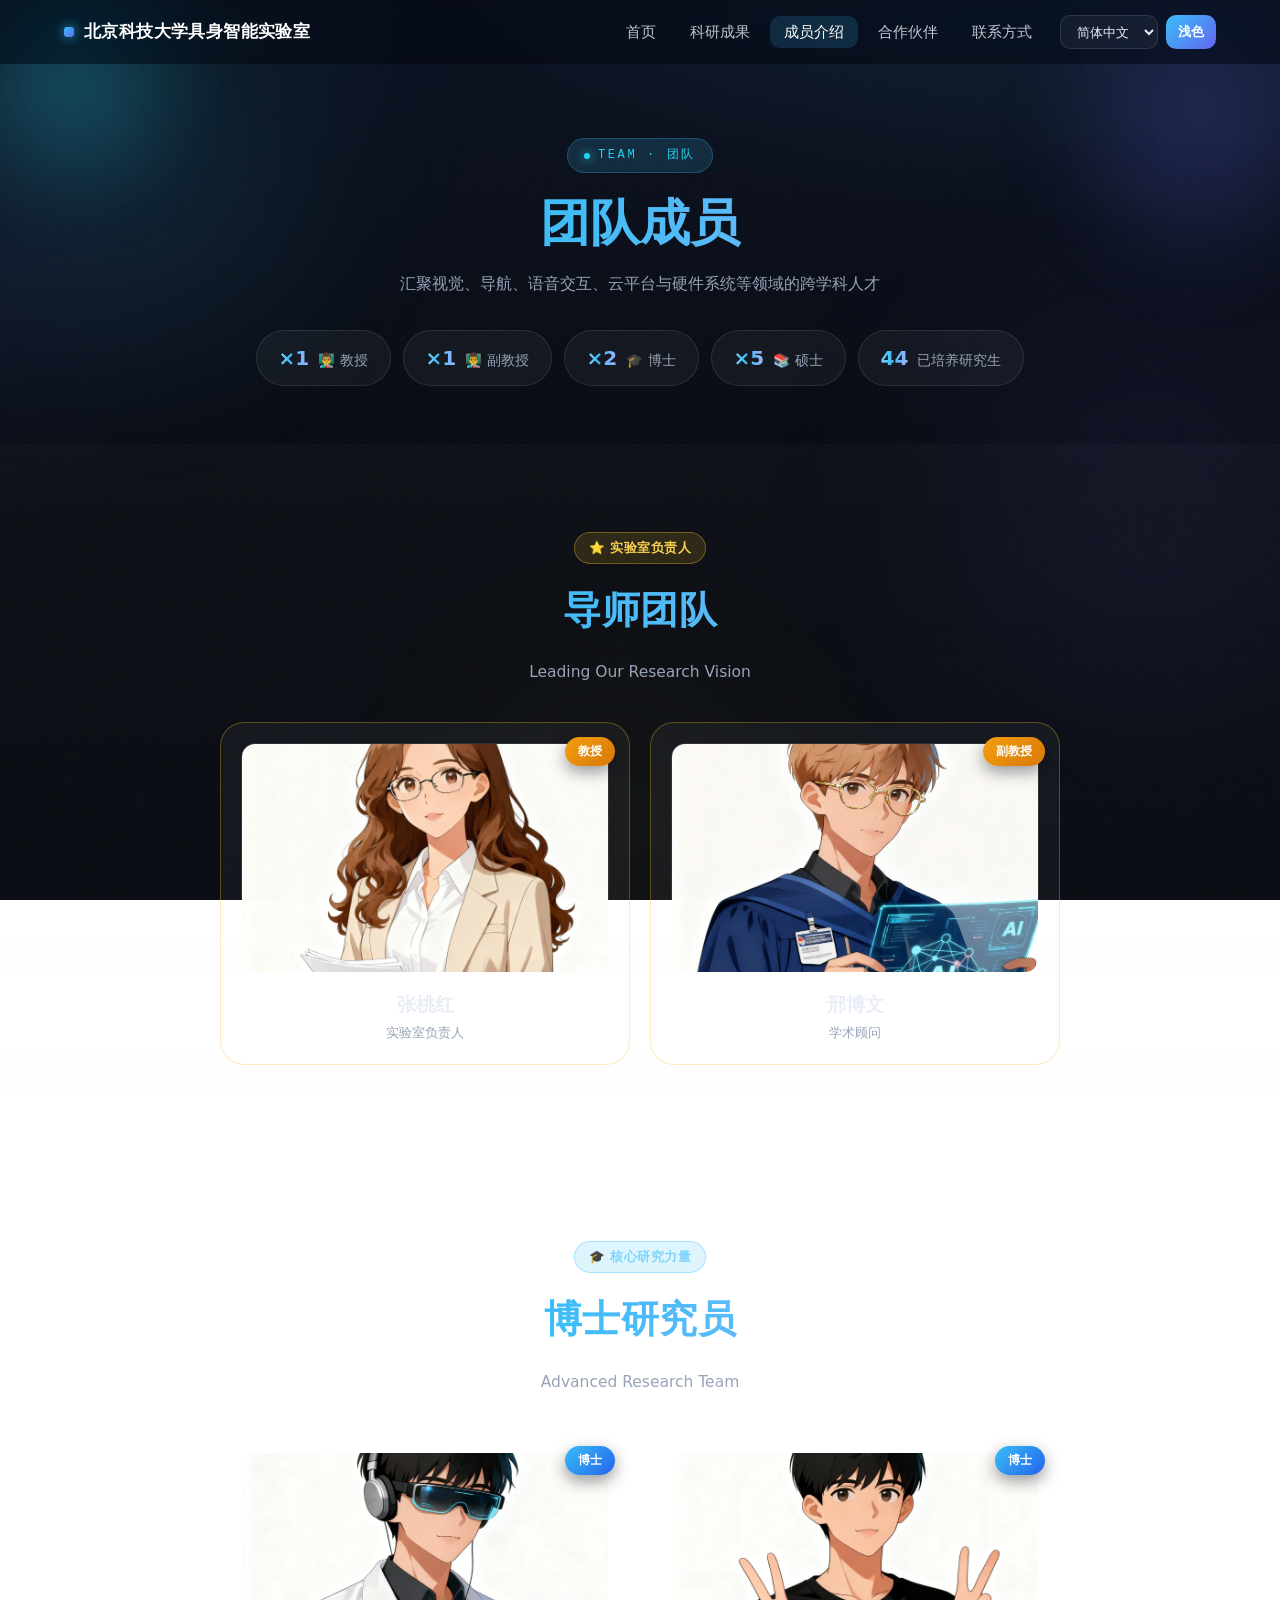
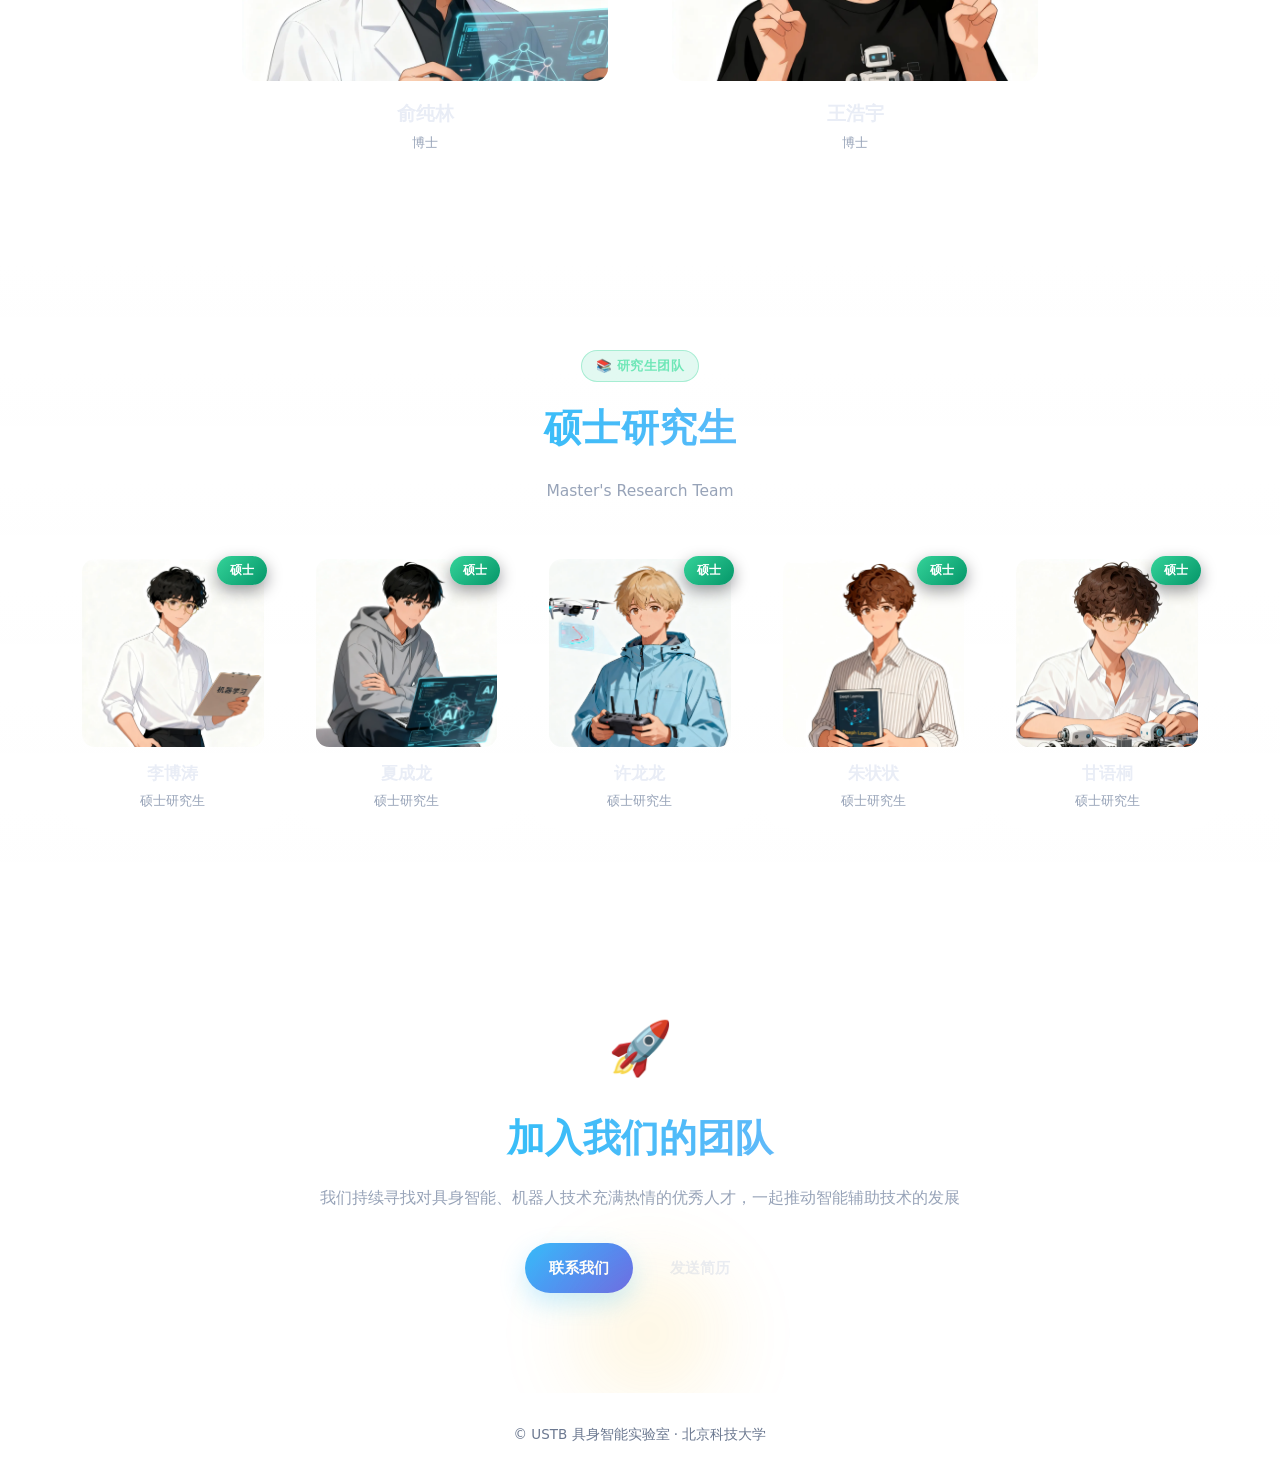
<file: members.html>
<!DOCTYPE html>
<html lang="zh-CN">
<head>
  <meta charset="UTF-8" />
  <meta name="viewport" content="width=device-width, initial-scale=1.0" />
  <meta name="description" content="USTB具身智能实验室成员介绍：导师团队、博士研究员与硕士研究生团队。" />
  <title>成员介绍 - USTB 具身智能实验室</title>
  <link rel="stylesheet" href="styles.css" />
</head>
<body class="theme-huaqin grain">

  <!-- 全站氛围光斑 -->
  <div class="aurora" aria-hidden="true"><i></i><i></i><i></i></div>

  <header class="site-header theme-huaqin">
    <div class="container">
      <a class="logo" href="index.html" data-i18n="nav.brand">USTB具身智能实验室</a>
      <nav class="nav" id="mainNav">
        <button class="nav-toggle" aria-label="打开菜单" aria-expanded="false">
          <span></span><span></span><span></span>
        </button>
        <ul class="nav-list">
          <li><a href="index.html" data-i18n="nav.home">首页</a></li>
          <li><a href="cases.html" data-i18n="cases_title">科研成果</a></li>
          <li><a href="members.html" class="active" data-i18n="members_title">成员介绍</a></li>
          <li><a href="partners.html" data-i18n="partners_title">合作伙伴</a></li>
          <li><a href="contact.html" data-i18n="nav.contact">联系方式</a></li>
        </ul>
        <div class="tools">
          <select id="langSwitcher" aria-label="语言切换">
            <option value="zh-CN">简体中文</option>
            <option value="zh-HK">繁體中文</option>
            <option value="en">English</option>
          </select>
          <button id="themeToggle" data-i18n="toolbar.theme">深色</button>
        </div>
      </nav>
    </div>
  </header>

  <main>
    <!-- 页首 -->
    <section class="page-hero">
      <div class="decor decor-a"></div>
      <div class="decor decor-b"></div>
      <div class="container">
        <div class="eyebrow">Team · 团队</div>
        <h1>团队成员</h1>
        <p class="lead">汇聚视觉、导航、语音交互、云平台与硬件系统等领域的跨学科人才</p>
        <div class="stat-pills">
          <div class="stat-pill"><b>×1</b><span>👨‍🏫 教授</span></div>
          <div class="stat-pill"><b>×1</b><span>👨‍🏫 副教授</span></div>
          <div class="stat-pill"><b>×2</b><span>🎓 博士</span></div>
          <div class="stat-pill"><b>×5</b><span>📚 硕士</span></div>
          <div class="stat-pill"><b>44</b><span>已培养研究生</span></div>
        </div>
      </div>
    </section>

    <!-- 实验室负责人 · 导师团队 -->
    <section class="section alt" data-anchor="professor">
      <div class="container">
        <div style="text-align:center;">
          <span class="pill gold">⭐ 实验室负责人</span>
          <h2 class="section-title" style="margin-top:16px;">导师团队</h2>
          <p class="section-sub">Leading Our Research Vision</p>
        </div>
        <div class="m-grid cols-2" style="max-width:840px;margin-left:auto;margin-right:auto;">
          <article class="m-card gold clickable reveal" onclick="window.location.href='member-profile.html?id=zhangtaohong'">
            <span class="m-badge">教授 · Professor</span>
            <div class="m-photo"><img src="pictures/成员0.webp" alt="张桃红教授" loading="lazy"></div>
            <h3>张桃红</h3>
            <p class="m-role">实验室负责人</p>
          </article>
          <!-- 第二位导师（静态备份，避免管理员数据影响原始展示）-->
          <article class="m-card gold clickable reveal" style="--d:.08s" onclick="window.location.href='member-profile.html?id=xingbowen'">
            <span class="m-badge">副教授 · Associate Professor</span>
            <div class="m-photo"><img src="pictures/成员5.webp" alt="邢博文副教授" loading="lazy"></div>
            <h3>邢博文</h3>
            <p class="m-role">核心研究成员</p>
          </article>
        </div>
      </div>
    </section>

    <!-- 博士团队 -->
    <section class="section" id="doctoral-team-section" data-anchor="doctoral">
      <div class="container">
        <div style="text-align:center;">
          <span class="pill blue">🎓 核心研究力量</span>
          <h2 class="section-title" style="margin-top:16px;">博士研究员</h2>
          <p class="section-sub">Advanced Research Team</p>
        </div>
        <div id="doctoral-team-grid" class="m-grid cols-2" style="max-width:840px;margin-left:auto;margin-right:auto;">
          <article class="m-card blue reveal">
            <span class="m-badge">博士 · Ph.D.</span>
            <div class="m-photo"><img src="pictures/成员1.webp" alt="俞纯林" loading="lazy"></div>
            <h3>俞纯林</h3>
            <p class="m-role">Ph.D. Candidate</p>
          </article>
          <article class="m-card blue reveal" style="--d:.08s">
            <span class="m-badge">博士 · Ph.D.</span>
            <div class="m-photo"><img src="pictures/成员2.webp" alt="王浩宇" loading="lazy"></div>
            <h3>王浩宇</h3>
            <p class="m-role">Ph.D. Candidate</p>
          </article>
        </div>
      </div>
    </section>

    <!-- 硕士团队 -->
    <section class="section alt" id="master-team-section" data-anchor="masters">
      <div class="container">
        <div style="text-align:center;">
          <span class="pill green">📚 研究生团队</span>
          <h2 class="section-title" style="margin-top:16px;">硕士研究生</h2>
          <p class="section-sub">Master's Research Team</p>
        </div>
        <div id="master-team-grid" class="m-grid cols-5">
          <article class="m-card green reveal">
            <span class="m-badge">硕士</span>
            <div class="m-photo"><img src="pictures/成员3.webp" alt="李博涛" loading="lazy"></div>
            <h3>李博涛</h3>
            <p class="m-role">M.S. Candidate</p>
          </article>
          <article class="m-card green reveal" style="--d:.06s">
            <span class="m-badge">硕士</span>
            <div class="m-photo"><img src="pictures/成员4.webp" alt="夏成龙" loading="lazy"></div>
            <h3>夏成龙</h3>
            <p class="m-role">M.S. Candidate</p>
          </article>
          <article class="m-card green reveal" style="--d:.12s">
            <span class="m-badge">硕士</span>
            <div class="m-photo"><img src="pictures/成员7.webp" alt="许龙龙" loading="lazy"></div>
            <h3>许龙龙</h3>
            <p class="m-role">M.S. Candidate</p>
          </article>
          <article class="m-card green reveal" style="--d:.18s">
            <span class="m-badge">硕士</span>
            <div class="m-photo"><img src="pictures/成员8.webp" alt="朱状状" loading="lazy"></div>
            <h3>朱状状</h3>
            <p class="m-role">M.S. Candidate</p>
          </article>
          <article class="m-card green reveal" style="--d:.24s">
            <span class="m-badge">硕士</span>
            <div class="m-photo"><img src="pictures/成员9.webp" alt="甘语桐" loading="lazy"></div>
            <h3>甘语桐</h3>
            <p class="m-role">M.S. Candidate</p>
          </article>
        </div>
      </div>
    </section>

    <!-- 加入我们 -->
    <section class="cta-band">
      <div class="decor decor-c"></div>
      <div class="container">
        <div style="font-size:52px; margin-bottom:18px;">🚀</div>
        <h2>加入我们的团队</h2>
        <p>我们持续寻找对具身智能、机器人技术充满热情的优秀人才，一起推动智能辅助技术的发展</p>
        <div class="cta">
          <a class="btn btn-primary" href="contact.html">联系我们</a>
          <a class="btn btn-ghost" href="contact.html">发送简历</a>
        </div>
      </div>
    </section>
  </main>

  <footer class="sub-footer">
    <div class="container">© USTB 具身智能实验室 · 北京科技大学</div>
  </footer>

  <script src="admin-data.js"></script>
  <script src="dynamic-content-loader.js"></script>
  <script src="script.js"></script>
</body>
</html>
</file>
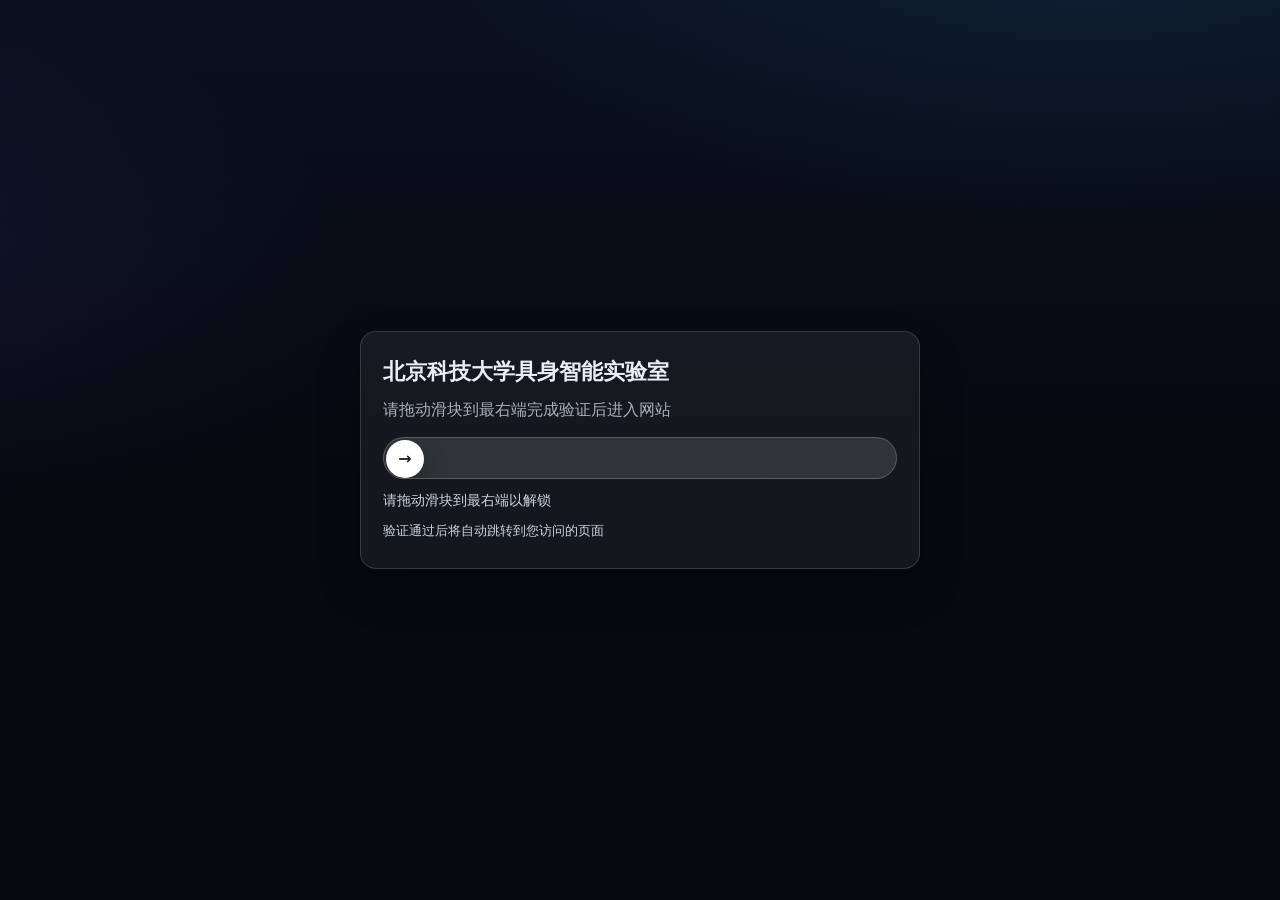
<file: verify.html>
<!DOCTYPE html>
<html lang="zh-CN">
<head>
  <meta charset="UTF-8" />
  <meta name="viewport" content="width=device-width, initial-scale=1" />
  <title>人机验证 · 滑块验证码</title>
  <link rel="stylesheet" href="styles.css" />
  <style>
    /* 页面居中与卡片样式 */
    body{min-height:100vh; display:grid; place-items:center}
    .verify-card{width:min(560px, 94vw); padding:22px 22px 26px; border-radius:16px; border:1px solid rgba(255,255,255,.15); background:rgba(255,255,255,.06); box-shadow:0 20px 42px rgba(0,0,0,.28)}
    .verify-card h1{margin:0 0 8px; font-size:22px}
    .verify-card p{margin:0 0 14px; color:#a9b0be}
    /* 滑块验证码样式 */
    .slide-captcha{display:grid; gap:10px}
    .captcha-track{position:relative; height:42px; border-radius:999px; background:rgba(255,255,255,.12); border:1px solid rgba(255,255,255,.2); overflow:hidden}
    .captcha-progress{position:absolute; inset:0; width:0; height:100%; background:linear-gradient(135deg, var(--primary), var(--primary-2)); opacity:.35; pointer-events:none}
    .captcha-thumb{position:absolute; top:2px; left:2px; width:38px; height:38px; border-radius:999px; background:#fff; color:#222; display:grid; place-items:center; font-weight:700; cursor:grab; user-select:none; box-shadow:0 10px 24px rgba(0,0,0,.28)}
    .captcha-thumb:active{cursor:grabbing}
    .captcha-status{font-size:14px; color:#cbd5e1}
    .tips{margin-top:10px; font-size:13px; color:#cbd5e1}
    .header{display:flex; align-items:center; justify-content:space-between; gap:10px}
    .header a{color:#fff; text-decoration:none; opacity:.85}
  </style>
</head>
<body class="theme-huaqin">
  <div class="verify-card">
    <div class="header">
      <h1 data-i18n="nav.brand">北京科技大学具身智能实验室</h1>
    </div>
    <p>请拖动滑块到最右端完成验证后进入网站</p>
    <div class="slide-captcha" role="group" aria-label="滑块验证码">
      <div class="captcha-track">
        <div class="captcha-progress"></div>
        <div class="captcha-thumb" aria-label="拖动完成验证">→</div>
      </div>
      <div class="captcha-status">请拖动滑块到最右端以解锁</div>
    </div>
    <div class="tips">验证通过后将自动跳转到您访问的页面</div>
  </div>
  <script src="script.js"></script>
</body>
</html>
</file>
<file: styles.css>
/* ============================================================
   USTB 具身智能实验室 · 设计系统
   Deep-Space Glass —— 深色玻璃拟态科技风
   ============================================================ */

:root{
  /* 基础色板 */
  --bg: #06090f;
  --bg-2: #0a1020;
  --panel: rgba(255,255,255,.045);
  --panel-strong: rgba(255,255,255,.08);
  --border: rgba(255,255,255,.10);
  --border-strong: rgba(255,255,255,.18);
  --text: #e9edf6;
  --muted: #97a3b8;
  --muted-2: #6b7890;

  /* 主题强调色：青蓝主色 + 琥珀点缀 */
  --accent: #38bdf8;
  --accent-2: #22d3ee;
  --accent-soft: rgba(56,189,248,.16);
  --gold: #fbbf24;
  --gold-soft: rgba(251,191,36,.14);
  --green: #34d399;
  --green-soft: rgba(52,211,153,.14);
  --violet: #a78bfa;
  --violet-soft: rgba(167,139,250,.14);

  --gradient: linear-gradient(135deg, #38bdf8, #6366f1);
  --gradient-text: linear-gradient(92deg, #7dd3fc 0%, #38bdf8 40%, #a5b4fc 100%);

  /* 玻璃质感 */
  --glass: rgba(13,18,30,.62);
  --glass-blur: blur(18px) saturate(140%);
  --radius: 18px;
  --radius-lg: 24px;

  /* 阴影 */
  --shadow: 0 12px 34px rgba(2,6,16,.42);
  --shadow-lift: 0 22px 54px rgba(2,6,16,.5);

  /* 头部高度 */
  --header-h: 64px;

  --font-mono: "JetBrains Mono","SF Mono",ui-monospace,"Cascadia Code",Consolas,monospace;
}

/* ---------- 基础重置 ---------- */
*,*::before,*::after{ box-sizing:border-box; margin:0; padding:0; }

html{
  scroll-behavior:smooth;
  -webkit-text-size-adjust:100%;
  text-size-adjust:100%;
}

body{
  font-family:"PingFang SC","HarmonyOS Sans SC","Microsoft YaHei",system-ui,-apple-system,"Segoe UI",Roboto,sans-serif;
  font-size:16px;
  line-height:1.6;
  color:var(--text);
  background:
    radial-gradient(1100px 520px at 85% -10%, rgba(56,189,248,.10), transparent 60%),
    radial-gradient(900px 480px at -10% 30%, rgba(99,102,241,.08), transparent 55%),
    linear-gradient(180deg, var(--bg-2), var(--bg) 480px);
  background-attachment:fixed;
  -webkit-font-smoothing:antialiased;
  overflow-x:hidden;
  min-height:100vh;
}

img,svg{ max-width:100%; display:block; }
img{ background:rgba(255,255,255,.03); }
a{ color:inherit; }
button{ font-family:inherit; }
::selection{ background:rgba(56,189,248,.32); }

:focus-visible{ outline:2px solid var(--accent); outline-offset:2px; border-radius:6px; }

/* 细滚动条 */
::-webkit-scrollbar{ width:10px; height:10px; }
::-webkit-scrollbar-thumb{ background:rgba(148,163,184,.28); border-radius:8px; border:2px solid transparent; background-clip:content-box; }
::-webkit-scrollbar-thumb:hover{ background:rgba(148,163,184,.45); border:2px solid transparent; background-clip:content-box; }
::-webkit-scrollbar-track{ background:transparent; }

.mono{ font-family:var(--font-mono); letter-spacing:.06em; }
.muted{ color:var(--muted); }

.container{ max-width:1200px; width:100%; margin:0 auto; padding:0 24px; }

/* 背景光斑（全站氛围） */
.aurora{ position:fixed; inset:0; z-index:-1; pointer-events:none; overflow:hidden; }
.aurora i{ position:absolute; border-radius:50%; filter:blur(90px); opacity:.5; }
.aurora i:nth-child(1){ width:520px; height:520px; left:-140px; top:-120px; background:radial-gradient(closest-side, rgba(34,211,238,.28), transparent); animation:drift-a 22s ease-in-out infinite alternate; }
.aurora i:nth-child(2){ width:620px; height:620px; right:-180px; top:22%; background:radial-gradient(closest-side, rgba(99,102,241,.22), transparent); animation:drift-b 26s ease-in-out infinite alternate; }
.aurora i:nth-child(3){ width:460px; height:460px; left:30%; bottom:-160px; background:radial-gradient(closest-side, rgba(251,191,36,.12), transparent); animation:drift-a 30s ease-in-out infinite alternate-reverse; }
@keyframes drift-a{ to{ transform:translate(60px,40px) scale(1.08); } }
@keyframes drift-b{ to{ transform:translate(-50px,-36px) scale(1.06); } }

/* 噪点纹理 */
.grain::after{
  content:""; position:fixed; inset:0; z-index:60; pointer-events:none; opacity:.05;
  background-image:url("data:image/svg+xml,%3Csvg xmlns='http://www.w3.org/2000/svg' width='160' height='160'%3E%3Cfilter id='n'%3E%3CfeTurbulence type='fractalNoise' baseFrequency='0.9' numOctaves='2'/%3E%3C/filter%3E%3Crect width='100%25' height='100%25' filter='url(%23n)'/%3E%3C/svg%3E");
}

/* ============================================================
   头部导航
   ============================================================ */
.site-header{
  position:fixed; top:0; left:0; right:0; z-index:100;
  height:var(--header-h);
  background:rgba(6,9,15,.55);
  backdrop-filter:var(--glass-blur);
  -webkit-backdrop-filter:var(--glass-blur);
  border-bottom:1px solid transparent;
  transition:background .3s ease, border-color .3s ease, box-shadow .3s ease;
}
.site-header[data-shrink="true"]{
  background:rgba(6,9,15,.82);
  border-bottom-color:var(--border);
  box-shadow:0 10px 30px rgba(2,6,16,.35);
}
.site-header .container{ display:flex; align-items:center; height:var(--header-h); }

.logo{
  color:#fff; text-decoration:none; font-weight:800; font-size:17px; letter-spacing:.4px;
  display:inline-flex; align-items:center; gap:10px; white-space:nowrap;
}
.logo::before{
  content:""; width:10px; height:10px; border-radius:3px; flex:none;
  background:var(--gradient);
  box-shadow:0 0 12px rgba(56,189,248,.8);
}

.nav{ margin-left:auto; display:flex; align-items:center; gap:14px; position:relative; }
.nav-list{ list-style:none; display:flex; gap:6px; }
.nav-list a{
  color:rgba(233,237,246,.82); text-decoration:none; font-size:14.5px; font-weight:500;
  padding:8px 14px; border-radius:10px; transition:color .2s, background .2s;
}
.nav-list a:hover{ color:#fff; background:rgba(255,255,255,.07); }
.nav-list a.active{ color:#fff; background:var(--accent-soft); }

.nav-toggle{ display:none; width:38px; height:38px; border:1px solid var(--border); border-radius:10px; background:transparent; cursor:pointer; }
.nav-toggle span{ display:block; width:16px; height:2px; background:#fff; margin:4px auto; border-radius:2px; transition:transform .25s, opacity .25s; }
.nav[data-open="true"] .nav-toggle span:nth-child(1){ transform:translateY(6px) rotate(45deg); }
.nav[data-open="true"] .nav-toggle span:nth-child(2){ opacity:0; }
.nav[data-open="true"] .nav-toggle span:nth-child(3){ transform:translateY(-6px) rotate(-45deg); }

.has-sub{ position:relative; }
.has-sub .sub{
  position:absolute; left:0; top:calc(100% + 8px); min-width:200px;
  background:var(--glass); backdrop-filter:var(--glass-blur); -webkit-backdrop-filter:var(--glass-blur);
  border:1px solid var(--border); border-radius:14px; padding:8px; display:none; box-shadow:var(--shadow);
}
.has-sub:hover .sub{ display:block; }
.has-sub .sub a{ display:block; padding:9px 12px; border-radius:9px; color:var(--text); text-decoration:none; font-size:14px; }
.has-sub .sub a:hover{ background:rgba(255,255,255,.07); }

.tools{ display:flex; gap:8px; align-items:center; }
.tools select,.tools button{
  height:34px; padding:0 12px; border-radius:10px; cursor:pointer;
  border:1px solid var(--border); background:rgba(255,255,255,.05); color:var(--text); font-size:13px;
  white-space:nowrap; flex:none;
  transition:border-color .2s, background .2s;
}
.tools select:hover,.tools button:hover{ border-color:var(--border-strong); background:rgba(255,255,255,.09); }
.tools button{ background:var(--gradient); border:none; color:#fff; font-weight:600; }
.tools select option{ background:#0d1322; color:var(--text); }

/* ============================================================
   通用区块
   ============================================================ */
.section{ padding:88px 0; position:relative; }
.section.alt{ background:linear-gradient(180deg, rgba(255,255,255,.025), transparent); }

.section-title{
  font-size:clamp(26px, 3.4vw, 38px); font-weight:800; letter-spacing:.5px; margin:0 0 18px;
  background:var(--gradient-text); -webkit-background-clip:text; background-clip:text; color:transparent;
}
.section-sub{ color:var(--muted); font-size:15.5px; max-width:760px; margin:0 auto; line-height:1.9; }

.eyebrow{
  display:inline-flex; align-items:center; gap:8px;
  font-family:var(--font-mono); font-size:12px; letter-spacing:.22em; text-transform:uppercase;
  color:var(--accent-2); padding:7px 16px; border-radius:999px;
  background:var(--accent-soft); border:1px solid rgba(56,189,248,.25);
}
.eyebrow::before{ content:""; width:6px; height:6px; border-radius:50%; background:var(--accent-2); box-shadow:0 0 10px var(--accent-2); animation:blink 2.4s ease-in-out infinite; }
@keyframes blink{ 50%{ opacity:.35; } }

.section-head{ display:flex; align-items:center; justify-content:space-between; gap:16px; flex-wrap:wrap; }

/* 玻璃卡片 */
.card{
  background:var(--panel);
  border:1px solid var(--border);
  border-radius:var(--radius);
  padding:22px;
  position:relative;
  transition:transform .3s ease, box-shadow .3s ease, border-color .3s ease, background .3s ease;
}
.card::before{
  content:""; position:absolute; inset:0 0 auto 0; height:1px;
  background:linear-gradient(90deg, transparent, rgba(255,255,255,.28), transparent);
  opacity:.6; pointer-events:none;
}
.card:hover{ transform:translateY(-5px); border-color:var(--border-strong); box-shadow:var(--shadow-lift); background:var(--panel-strong); }
.card h3{ font-size:18px; margin:12px 0 8px; font-weight:700; }
.card p{ color:var(--muted); font-size:14.5px; line-height:1.75; }
.card-media{ border-radius:12px; overflow:hidden; }
.card-media img{ width:100%; height:100%; object-fit:cover; }

.grid{ display:grid; grid-template-columns:repeat(4,1fr); gap:18px; }
.grid.cols-3{ grid-template-columns:repeat(3,1fr); }
.grid.cols-2{ grid-template-columns:repeat(2,1fr); }

/* 按钮 */
.btn{
  display:inline-flex; align-items:center; gap:8px;
  padding:12px 24px; border-radius:999px; text-decoration:none; font-size:15px; font-weight:600;
  border:1px solid var(--border-strong); color:var(--text); background:rgba(255,255,255,.04);
  transition:transform .25s ease, box-shadow .25s ease, background .25s ease, border-color .25s ease;
  cursor:pointer;
}
.btn:hover{ transform:translateY(-2px); background:rgba(255,255,255,.09); }
.btn-primary{
  background:var(--gradient); border:none; color:#fff;
  box-shadow:0 10px 26px rgba(56,189,248,.28);
}
.btn-primary:hover{ background:var(--gradient); box-shadow:0 14px 34px rgba(56,189,248,.4); }
.btn-ghost{ background:transparent; }

/* 滚动揭示 */
.reveal{ opacity:0; transform:translateY(26px); transition:opacity .7s ease, transform .7s cubic-bezier(.2,.7,.2,1); transition-delay:var(--d, 0s); }
.reveal-show{ opacity:1; transform:none; }

/* ============================================================
   全屏滚动首页（index）
   ============================================================ */
.fp-page{ height:100vh; overflow-y:auto; scroll-snap-type:y proximity; scroll-padding-top:var(--header-h); }
.fp-page::-webkit-scrollbar{ width:0; height:0; }

.fp-section{
  position:relative; min-height:100vh;
  scroll-snap-align:start;
  display:flex; align-items:center; justify-content:center;
  padding:calc(var(--header-h) + 40px) 0 56px;
}
.fp-section .container{ width:100%; max-width:1240px; padding:0 28px; }

.fp-overlay{ position:absolute; inset:0; pointer-events:none; }
.fp-label{ position:relative; z-index:2; color:#fff; text-align:center; }
.fp-label h2{ font-size:clamp(26px,3.2vw,42px); margin:0 0 8px; }
.fp-label p{ margin:0; color:#dbe3f2; }

/* 右侧导航点 */
.fp-nav{ position:fixed; right:26px; top:50%; transform:translateY(-50%); z-index:90; }
.fp-nav ul{ list-style:none; display:flex; flex-direction:column; gap:14px; padding:0; margin:0; }
.fp-nav li{ position:relative; }
.fp-nav a{
  display:block; width:9px; height:9px; border-radius:50%; cursor:pointer;
  background:rgba(255,255,255,.28); border:1px solid rgba(255,255,255,.25);
  transition:all .3s ease;
}
.fp-nav a:hover{ transform:scale(1.5); background:rgba(255,255,255,.6); }
.fp-nav a.active{
  background:var(--gradient); border-color:transparent; transform:scale(1.35);
  box-shadow:0 0 12px rgba(56,189,248,.65);
}
.fp-nav .fp-tooltip{
  position:absolute; right:26px; top:50%; transform:translateY(-50%);
  background:var(--glass); backdrop-filter:var(--glass-blur); -webkit-backdrop-filter:var(--glass-blur);
  border:1px solid var(--border); color:#fff;
  padding:7px 14px; border-radius:9px; font-size:12.5px; font-weight:600; white-space:nowrap;
  opacity:0; pointer-events:none; transition:opacity .25s, transform .25s;
}
.fp-nav li:hover .fp-tooltip{ opacity:1; transform:translateY(-50%) translateX(-5px); }

/* Hero */
.hero-fp{ background-size:cover; background-position:center; }
.hero-fp .fp-overlay{
  background:
    radial-gradient(900px 480px at 50% 108%, rgba(34,211,238,.20), transparent 62%),
    linear-gradient(180deg, rgba(6,9,15,.72) 0%, rgba(6,9,15,.38) 46%, rgba(6,9,15,.86) 100%);
}
.hero-kicker{
  display:inline-flex; align-items:center; gap:10px;
  font-family:var(--font-mono); font-size:12.5px; letter-spacing:.3em; text-transform:uppercase;
  color:#a5f3fc; padding:8px 18px; border-radius:999px;
  background:rgba(34,211,238,.10); border:1px solid rgba(34,211,238,.3); margin-bottom:26px;
}
.hero-kicker::before{ content:""; width:7px; height:7px; border-radius:50%; background:#22d3ee; box-shadow:0 0 12px #22d3ee; animation:blink 2.2s infinite; }

.hero-title{
  font-size:clamp(38px, 6vw, 72px); font-weight:900; line-height:1.12; letter-spacing:1px;
  margin-bottom:20px; text-shadow:0 6px 30px rgba(2,6,16,.55);
}
.hero-title .grad{
  background:var(--gradient-text); -webkit-background-clip:text; background-clip:text; color:transparent;
}
.hero-desc{
  font-size:clamp(15px, 1.6vw, 19px); color:rgba(233,237,246,.86);
  max-width:760px; margin:0 auto 36px; line-height:1.9;
}
.hero-cta{ display:flex; flex-wrap:wrap; justify-content:center; gap:14px; }
.hero-cta .btn{ backdrop-filter:blur(10px); -webkit-backdrop-filter:blur(10px); }
.hero-cta .btn-ghost{ border-color:rgba(255,255,255,.3); background:rgba(255,255,255,.06); color:#fff; }
.hero-cta .btn-ghost:hover{ background:rgba(255,255,255,.14); }

.hero-stats{ display:flex; flex-wrap:wrap; justify-content:center; gap:12px; margin-top:44px; }
.hero-stats .stat{
  min-width:150px; padding:14px 26px; text-align:center;
  background:rgba(9,13,23,.5); backdrop-filter:blur(14px); -webkit-backdrop-filter:blur(14px);
  border:1px solid var(--border); border-radius:16px;
}
.hero-stats .stat b{ display:block; font-size:26px; font-weight:800; font-family:var(--font-mono); background:var(--gradient-text); -webkit-background-clip:text; background-clip:text; color:transparent; }
.hero-stats .stat span{ font-size:12.5px; color:var(--muted); letter-spacing:.08em; }

.scroll-hint{
  position:absolute; left:50%; bottom:26px; transform:translateX(-50%);
  color:rgba(233,237,246,.55); font-size:12px; letter-spacing:.2em; text-transform:uppercase;
  display:flex; flex-direction:column; align-items:center; gap:8px; z-index:2;
}
.scroll-hint::after{
  content:""; width:1px; height:34px; background:linear-gradient(180deg, rgba(255,255,255,.6), transparent);
  animation:hint-drop 1.8s ease-in-out infinite;
}
@keyframes hint-drop{ 0%{ transform:scaleY(0); transform-origin:top; } 55%{ transform:scaleY(1); transform-origin:top; } 100%{ transform:scaleY(0); transform-origin:bottom; } }

/* 研究方向卡片 */
.pillar-grid{ display:grid; grid-template-columns:repeat(3,1fr); gap:20px; margin-top:44px; }
.pillar{ padding:28px 26px; }
.pillar .p-ico{
  width:52px; height:52px; border-radius:14px; display:flex; align-items:center; justify-content:center;
  font-size:24px; margin-bottom:18px; border:1px solid var(--border);
}
.pillar h3{ margin:0 0 10px; font-size:19px; }
.pillar p{ margin:0; }
.pillar.cyan .p-ico{ background:var(--accent-soft); }
.pillar.violet .p-ico{ background:var(--violet-soft); }
.pillar.green .p-ico{ background:var(--green-soft); }
.pillar.cyan:hover{ box-shadow:var(--shadow-lift), 0 0 0 1px rgba(56,189,248,.3); }
.pillar.violet:hover{ box-shadow:var(--shadow-lift), 0 0 0 1px rgba(167,139,250,.3); }
.pillar.green:hover{ box-shadow:var(--shadow-lift), 0 0 0 1px rgba(52,211,153,.3); }

/* 科研成果卡片 */
.case-grid{ display:grid; grid-template-columns:repeat(3,1fr); gap:18px; margin-top:40px; }
.case-card{
  display:flex; flex-direction:column; text-decoration:none; padding:24px;
  background:var(--panel); border:1px solid var(--border); border-radius:var(--radius);
  transition:transform .3s ease, box-shadow .3s ease, border-color .3s ease, background .3s ease;
}
.case-card:hover{ transform:translateY(-5px); background:var(--panel-strong); box-shadow:var(--shadow-lift); }
.case-card .case-tag{
  align-self:flex-start; font-size:12px; font-weight:700; letter-spacing:.08em;
  padding:5px 14px; border-radius:999px; margin-bottom:16px; color:#fff;
}
.case-card.t-blue .case-tag{ background:linear-gradient(135deg,#38bdf8,#2563eb); }
.case-card.t-violet .case-tag{ background:linear-gradient(135deg,#a78bfa,#7c3aed); }
.case-card.t-green .case-tag{ background:linear-gradient(135deg,#34d399,#059669); }
.case-card.t-gold .case-tag{ background:linear-gradient(135deg,#fbbf24,#d97706); }
.case-card.t-sky .case-tag{ background:linear-gradient(135deg,#22d3ee,#0284c7); }
.case-card h3{ font-size:16.5px; line-height:1.5; color:var(--text); margin:0 0 10px; font-weight:700; }
.case-card .case-desc{ color:var(--muted); font-size:13.5px; line-height:1.7; margin-bottom:14px; }
.case-card .chips{ display:flex; flex-wrap:wrap; gap:7px; margin-bottom:16px; }
.case-card .chips span{
  font-size:12px; padding:5px 11px; border-radius:8px; font-weight:600;
  background:rgba(255,255,255,.06); border:1px solid var(--border); color:#c6d0e2;
}
.case-card .case-more{
  margin-top:auto; padding-top:14px; border-top:1px solid var(--border);
  font-size:12.5px; color:var(--muted); line-height:1.7;
}
.case-card .case-more b{ color:#c6d0e2; font-weight:600; }
.case-card .case-more ul{ margin:6px 0 0; padding-left:18px; }
.case-card .case-more li{ margin-bottom:2px; }
.case-card.t-blue:hover{ border-color:rgba(56,189,248,.4); }
.case-card.t-violet:hover{ border-color:rgba(167,139,250,.4); }
.case-card.t-green:hover{ border-color:rgba(52,211,153,.4); }
.case-card.t-gold:hover{ border-color:rgba(251,191,36,.4); }
.case-card.t-sky:hover{ border-color:rgba(34,211,238,.4); }

/* 成员区 */
.members-scroll{
  display:flex; gap:18px; overflow-x:auto; padding:22px 4px 26px;
  scroll-snap-type:x proximity; scroll-behavior:smooth;
}
.members-scroll::-webkit-scrollbar{ height:8px; }
.m-card{
  flex:0 0 262px; scroll-snap-align:start; padding:20px; text-align:center;
  background:var(--panel); border:1px solid var(--border); border-radius:var(--radius-lg);
  position:relative; cursor:default;
  transition:transform .3s ease, box-shadow .3s ease, border-color .3s ease;
}
.m-card.clickable{ cursor:pointer; }
.m-card:hover{ transform:translateY(-6px); box-shadow:var(--shadow-lift); }
.m-card .m-badge{
  position:absolute; top:14px; right:14px; z-index:2;
  font-size:12px; font-weight:700; color:#fff; padding:5px 13px; border-radius:999px;
  box-shadow:0 6px 16px rgba(2,6,16,.4);
}
.m-card.gold .m-badge{ background:linear-gradient(135deg,#f59e0b,#d97706); }
.m-card.blue .m-badge{ background:linear-gradient(135deg,#38bdf8,#2563eb); }
.m-card.green .m-badge{ background:linear-gradient(135deg,#34d399,#059669); }
.m-card .m-photo{
  width:100%; height:230px; border-radius:14px; overflow:hidden; margin-bottom:16px;
  border:1px solid var(--border);
}
.m-card .m-photo img{ width:100%; height:100%; object-fit:cover; transition:transform .5s ease; }
.m-card:hover .m-photo img{ transform:scale(1.045); }
.m-card h3{ font-size:19px; font-weight:700; margin:2px 0 4px; }
.m-card .m-role{ font-size:13px; color:var(--muted); }
.m-card.gold{ border-color:rgba(251,191,36,.3); }
.m-card.gold:hover{ border-color:rgba(251,191,36,.55); box-shadow:var(--shadow-lift), 0 0 34px rgba(251,191,36,.10); }
.m-card.blue:hover{ border-color:rgba(56,189,248,.5); }
.m-card.green:hover{ border-color:rgba(52,211,153,.5); }

/* 合作伙伴 */
.partner-card{
  max-width:560px; margin:40px auto 0; padding:34px; display:flex; gap:26px; align-items:center; text-align:left;
}
.partner-card .partner-logo{ flex:0 0 168px; border-radius:14px; overflow:hidden; border:1px solid var(--border); }
.partner-card .partner-logo img{ width:100%; height:auto; }
.partner-card h3{ margin:0 0 8px; font-size:20px; }
.partner-card p{ margin:0; }

/* 联系区 */
.contact-grid{ display:flex; flex-wrap:wrap; justify-content:center; gap:16px; margin:36px 0 40px; }
.contact-item{
  min-width:230px; padding:20px 28px; text-align:center;
  background:var(--panel); backdrop-filter:blur(14px); -webkit-backdrop-filter:blur(14px);
  border:1px solid var(--border); border-radius:var(--radius);
  transition:border-color .3s, transform .3s;
}
.contact-item:hover{ border-color:var(--border-strong); transform:translateY(-3px); }
.contact-item .c-label{ font-size:12.5px; letter-spacing:.14em; color:var(--muted); text-transform:uppercase; margin-bottom:8px; font-family:var(--font-mono); }
.contact-item .c-value{ font-size:18px; font-weight:700; }

/* 页脚 */
.footer-section{ min-height:auto; padding:60px 0 46px; }
.footer-section .container{ text-align:center; }
.footer-actions{ margin-top:22px; display:flex; gap:12px; justify-content:center; align-items:center; flex-wrap:wrap; }
.footer-btn{
  display:inline-flex; align-items:center; gap:8px; padding:10px 20px; border-radius:999px;
  background:var(--panel); color:var(--text); border:1px solid var(--border); text-decoration:none; font-size:14px;
  transition:transform .2s ease, box-shadow .2s ease, background .2s ease, border-color .2s ease;
}
.footer-btn:hover{ transform:translateY(-2px); background:var(--gradient); border-color:transparent; color:#fff; box-shadow:0 10px 24px rgba(56,189,248,.25); }
.footer-btn .icon{ font-size:16px; line-height:1; }

/* ============================================================
   子页面通用（hero / 横向滚动 / 轮播 / 表单）
   ============================================================ */
.hero{ position:relative; padding:150px 0 80px; overflow:hidden; }
.hero-content{ position:relative; z-index:2; }
.hero h1{ font-size:clamp(30px,4.4vw,48px); line-height:1.22; margin:0 0 14px; font-weight:800; }
.hero p{ max-width:780px; color:var(--muted); font-size:16.5px; line-height:1.9; }
.hero-plain{ background:linear-gradient(180deg, rgba(255,255,255,.035), transparent); }
.cta{ margin-top:26px; display:flex; gap:12px; flex-wrap:wrap; }

.decor{ position:absolute; filter:blur(34px); opacity:.55; border-radius:50%; pointer-events:none; }
.decor-a{ width:280px; height:280px; left:-70px; top:-60px; background:radial-gradient(closest-side, rgba(34,211,238,.5), transparent); animation:drift-a 12s ease-in-out infinite alternate; }
.decor-b{ width:340px; height:340px; right:-90px; top:-40px; background:radial-gradient(closest-side, rgba(99,102,241,.45), transparent); animation:drift-b 15s ease-in-out infinite alternate; }
.decor-c{ width:220px; height:220px; left:42%; bottom:-50px; background:radial-gradient(closest-side, rgba(251,191,36,.3), transparent); animation:drift-a 13s ease-in-out infinite alternate-reverse; }

.horizontal-scroll{ display:flex; gap:18px; overflow-x:auto; padding:10px 4px 22px; scroll-snap-type:x proximity; }
.horizontal-scroll > *{ scroll-snap-align:start; flex-shrink:0; }

/* 轮播（子页面） */
.slider-wrap{ position:relative; }
.slider{ display:flex; overflow-x:auto; scroll-snap-type:x mandatory; scrollbar-width:none; }
.slider::-webkit-scrollbar{ display:none; }
.slide-card{ flex:0 0 100%; min-width:100%; scroll-snap-align:start; }
.slide-media{ height:clamp(320px, 52vw, 560px); border-radius:var(--radius); overflow:hidden; }
.slide-media img{ width:100%; height:100%; object-fit:cover; }
.slide-card h3{ margin:14px 0 6px; padding:0 4px; }
.slide-card p{ margin:0; color:var(--muted); padding:0 4px 16px; }
.slider-controls{ display:flex; gap:10px; }
.slider-btn{
  width:40px; height:40px; border-radius:50%; cursor:pointer;
  background:var(--panel-strong); color:#fff; border:1px solid var(--border-strong);
  transition:background .2s, transform .2s;
}
.slider-btn:hover{ background:var(--gradient); transform:translateY(-1px); }
.slider-btn[disabled]{ opacity:.4; pointer-events:none; }
.slider-controls.overlay{ position:absolute; inset:0; pointer-events:none; }
.slider-controls.overlay .slider-btn{ position:absolute; top:50%; transform:translateY(-50%); pointer-events:auto; }
.slider-controls.overlay .slider-btn:hover{ transform:translateY(-50%) scale(1.06); }
.slider-controls.overlay .prev{ left:14px; }
.slider-controls.overlay .next{ right:14px; }

/* 表单（联系页） */
.form-container{
  max-width:640px; margin:0 auto; padding:34px;
  background:var(--panel); border:1px solid var(--border); border-radius:var(--radius-lg);
}
.form-container input,.form-container textarea,.form-container select{
  width:100%; padding:12px 16px; margin-bottom:14px; border-radius:12px;
  background:rgba(255,255,255,.05); border:1px solid var(--border); color:var(--text); font-size:15px; font-family:inherit;
}
.form-container input:focus,.form-container textarea:focus{ outline:none; border-color:var(--accent); box-shadow:0 0 0 3px rgba(56,189,248,.15); }

/* cases 页面字号规范 */
.cases-page h2{ font-size:clamp(24px,3vw,34px); line-height:1.4; }
.cases-page h3{ font-size:20px; }
.cases-page h4{ font-size:16px; }
.cases-page p{ font-size:15px; line-height:1.9; }

/* 成员详情页兼容 */
.profile-hero{ display:flex; gap:34px; align-items:center; flex-wrap:wrap; }
.profile-hero img{ width:190px; height:190px; border-radius:50%; object-fit:cover; border:4px solid rgba(56,189,248,.4); box-shadow:0 0 44px rgba(56,189,248,.2); }

/* ============================================================
   主题兼容 & 浅色模式
   ============================================================ */
/* 旧主题类名，统一到默认深色风格 */
.theme-huaqin .site-header{ background:rgba(6,9,15,.55); }

html[data-theme="light"]{
  --bg:#f4f7fc; --bg-2:#eef2f9;
  --panel:rgba(255,255,255,.72); --panel-strong:rgba(255,255,255,.9);
  --border:rgba(15,23,42,.10); --border-strong:rgba(15,23,42,.2);
  --text:#0f172a; --muted:#475467; --muted-2:#66738a;
  --glass:rgba(255,255,255,.8);
  --shadow:0 12px 34px rgba(15,23,42,.10);
  --shadow-lift:0 22px 54px rgba(15,23,42,.14);
}
html[data-theme="light"] body{
  background:
    radial-gradient(1100px 520px at 85% -10%, rgba(56,189,248,.14), transparent 60%),
    radial-gradient(900px 480px at -10% 30%, rgba(99,102,241,.10), transparent 55%),
    linear-gradient(180deg, var(--bg-2), var(--bg) 480px);
  background-attachment:fixed;
}
html[data-theme="light"] .site-header{ background:rgba(255,255,255,.65); }
html[data-theme="light"] .site-header[data-shrink="true"]{ background:rgba(255,255,255,.88); box-shadow:0 10px 30px rgba(15,23,42,.08); }
html[data-theme="light"] .logo,
html[data-theme="light"] .nav-list a{ color:#1e293b; }
html[data-theme="light"] .nav-list a:hover{ background:rgba(15,23,42,.06); color:#0f172a; }
html[data-theme="light"] .nav-toggle{ border-color:var(--border); }
html[data-theme="light"] .nav-toggle span{ background:#0f172a; }
html[data-theme="light"] .tools select,html[data-theme="light"] .tools button{ background:rgba(255,255,255,.8); color:#0f172a; }
html[data-theme="light"] .tools button{ background:var(--gradient); color:#fff; }
html[data-theme="light"] .hero-title{ text-shadow:none; }
html[data-theme="light"] .fp-nav a{ background:rgba(15,23,42,.25); border-color:rgba(15,23,42,.2); }
html[data-theme="light"] .case-card h3{ color:var(--text); }

/* ============================================================
   响应式
   ============================================================ */
@media (max-width:1024px){
  .grid{ grid-template-columns:repeat(2,1fr); }
  .pillar-grid,.case-grid{ grid-template-columns:repeat(2,1fr); }
  .fp-nav{ right:14px; }
}

@media (max-width:768px){
  .nav-toggle{ display:block; }
  .nav-list{
    position:absolute; right:0; top:calc(var(--header-h) - 6px);
    flex-direction:column; gap:4px; min-width:210px; padding:12px;
    background:var(--glass); backdrop-filter:var(--glass-blur); -webkit-backdrop-filter:var(--glass-blur);
    border:1px solid var(--border); border-radius:16px; box-shadow:var(--shadow);
    display:none;
  }
  .nav[data-open="true"] .nav-list{ display:flex; }
  .nav-list a{ display:block; padding:11px 14px; }

  .pillar-grid,.case-grid{ grid-template-columns:1fr; }
  .grid, .grid.cols-3, .grid.cols-2{ grid-template-columns:1fr; }
  .fp-section{ padding:calc(var(--header-h) + 26px) 0 44px; min-height:0; }
  .fp-section .container{ padding:0 18px; }
  .m-card{ flex-basis:236px; }
  .m-card .m-photo{ height:200px; }
  .partner-card{ flex-direction:column; text-align:center; padding:26px; }
  .fp-nav{ display:none; }
  .scroll-hint{ display:none; }
  .profile-hero{ flex-direction:column; text-align:center; }
}

/* 小屏头部：logo+菜单+语言+主题按钮一行放不下会溢出裁切，整体收窄 */
@media (max-width:520px){
  .container{ padding:0 16px; }
  .site-header .container{ padding:0 14px; }
  .logo{ font-size:14px; letter-spacing:0; gap:8px; }
  .nav{ gap:10px; }
  .tools{ gap:6px; }
  .tools select,.tools button{ height:30px; padding:0 8px; font-size:12px; border-radius:8px; }
}
@media (max-width:400px){
  .logo{ font-size:12.5px; }
  .tools select{ padding:0 6px; }
}

@media (max-width:480px){
  .hero-stats .stat{ min-width:126px; padding:12px 18px; }
  .hero-stats .stat b{ font-size:22px; }
  .m-card{ flex-basis:78vw; }
}

/* 动效偏好 */
@media (prefers-reduced-motion: reduce){
  *,*::before,*::after{ animation-duration:.01ms !important; animation-iteration-count:1 !important; transition-duration:.01ms !important; }
  html{ scroll-behavior:auto; }
  .reveal{ opacity:1; transform:none; }
}

/* ============================================================
   子页面组件（正常文档流 · Deep-Space Glass）
   ============================================================ */
/* 子页面头部区 */
.page-hero{ position:relative; padding:calc(var(--header-h) + 74px) 0 58px; text-align:center; overflow:hidden; }
.page-hero h1{
  font-size:clamp(30px,4.2vw,50px); font-weight:800; line-height:1.28; margin:18px 0 14px;
  background:var(--gradient-text); -webkit-background-clip:text; background-clip:text; color:transparent;
}
.page-hero .lead{ color:var(--muted); max-width:840px; margin:0 auto; font-size:16px; line-height:1.9; }
.page-hero .cta{ margin-top:30px; justify-content:center; }

/* 统计胶囊 */
.stat-pills{ display:flex; flex-wrap:wrap; gap:12px; justify-content:center; margin-top:30px; }
.stat-pill{
  display:inline-flex; align-items:baseline; gap:9px; padding:11px 22px;
  background:var(--panel); border:1px solid var(--border); border-radius:999px;
  transition:border-color .3s, transform .3s;
}
.stat-pill:hover{ border-color:var(--border-strong); transform:translateY(-2px); }
.stat-pill b{
  font-size:20px; font-weight:800;
  background:var(--gradient-text); -webkit-background-clip:text; background-clip:text; color:transparent;
}
.stat-pill span{ color:var(--muted); font-size:13.5px; }

/* 彩色徽章 */
.pill{
  display:inline-flex; align-items:center; gap:6px; padding:5px 14px; border-radius:999px;
  font-size:12.5px; font-weight:700; letter-spacing:.04em; border:1px solid transparent;
}
.pill.gold{ color:#fcd34d; background:var(--gold-soft); border-color:rgba(251,191,36,.35); }
.pill.blue{ color:#7dd3fc; background:var(--accent-soft); border-color:rgba(56,189,248,.35); }
.pill.green{ color:#6ee7b7; background:var(--green-soft); border-color:rgba(52,211,153,.35); }
.pill.violet{ color:#c4b5fd; background:var(--violet-soft); border-color:rgba(167,139,250,.35); }
html[data-theme="light"] .pill.gold{ color:#92400e; }
html[data-theme="light"] .pill.blue{ color:#0369a1; }
html[data-theme="light"] .pill.green{ color:#047857; }
html[data-theme="light"] .pill.violet{ color:#6d28d9; }

/* 页内锚点跳转胶囊 */
.jump-pills{ display:flex; flex-wrap:wrap; gap:10px; justify-content:center; margin-top:30px; }
.jump-pills a{
  padding:8px 18px; border-radius:999px; text-decoration:none; font-size:13.5px; color:var(--muted);
  background:var(--panel); border:1px solid var(--border);
  transition:color .25s ease, border-color .25s ease, transform .25s ease, background .25s ease;
}
.jump-pills a:hover{ color:var(--text); border-color:rgba(56,189,248,.5); background:var(--panel-strong); transform:translateY(-2px); }

/* 锚点定位避让固定头部 */
section[id], div[id], article[id]{ scroll-margin-top:calc(var(--header-h) + 18px); }

/* 展示图栅格 */
.shot-grid{ display:grid; gap:18px; grid-template-columns:repeat(3,1fr); margin-top:26px; }
.shot-grid.cols-2{ grid-template-columns:repeat(2,1fr); }
.shot-grid.cols-4{ grid-template-columns:repeat(4,1fr); }
.shot{
  position:relative; border-radius:var(--radius); overflow:hidden; cursor:zoom-in;
  border:1px solid var(--border); background:var(--panel);
  transition:transform .3s ease, border-color .3s ease, box-shadow .3s ease;
}
.shot:hover{ transform:translateY(-4px); border-color:rgba(56,189,248,.45); box-shadow:var(--shadow-lift); }
.shot img{ width:100%; aspect-ratio:16/10; object-fit:cover; display:block; }
.shot.contain img{ object-fit:contain; background:#fff; padding:4px; }
.shot.tall img{ aspect-ratio:4/3; }
.shot-cap{
  padding:10px 14px; font-size:13px; color:var(--muted); text-align:center;
  border-top:1px solid var(--border); background:rgba(255,255,255,.02);
}

/* 优势/亮点 */
.perk-grid{ display:grid; grid-template-columns:repeat(4,1fr); gap:16px; margin-top:26px; }
.perk-grid.cols-3{ grid-template-columns:repeat(3,1fr); }
.perk-grid.cols-2{ grid-template-columns:repeat(2,1fr); }
.perk{
  padding:22px 20px; background:var(--panel); border:1px solid var(--border); border-radius:var(--radius);
  transition:transform .3s ease, border-color .3s ease, background .3s ease;
}
.perk:hover{ transform:translateY(-4px); border-color:var(--border-strong); background:var(--panel-strong); }
.perk .perk-ico{
  width:46px; height:46px; border-radius:13px; display:flex; align-items:center; justify-content:center;
  font-size:23px; margin-bottom:14px; background:var(--accent-soft); border:1px solid rgba(56,189,248,.25);
}
.perk.violet .perk-ico{ background:var(--violet-soft); border-color:rgba(167,139,250,.3); }
.perk.green .perk-ico{ background:var(--green-soft); border-color:rgba(52,211,153,.3); }
.perk.gold .perk-ico{ background:var(--gold-soft); border-color:rgba(251,191,36,.3); }
.perk h4{ font-size:16.5px; font-weight:700; margin:0 0 7px; }
.perk p{ font-size:13.8px; color:var(--muted); line-height:1.75; margin:0; }

/* 技术要点列表 */
.tech-list{ list-style:none; display:grid; gap:12px; margin:20px 0 0; padding:0; }
.tech-list li{
  position:relative; padding:14px 18px 14px 44px;
  background:var(--panel); border:1px solid var(--border); border-radius:14px;
  color:var(--muted); line-height:1.8; font-size:14.8px;
  transition:border-color .3s ease, background .3s ease;
}
.tech-list li:hover{ border-color:rgba(56,189,248,.35); background:var(--panel-strong); }
.tech-list li::before{
  content:""; position:absolute; left:19px; top:23px; width:8px; height:8px; border-radius:50%;
  background:var(--gradient); box-shadow:0 0 12px rgba(56,189,248,.55);
}
.tech-list li b, .tech-list li strong{ color:var(--text); }

/* 编号列表 */
.num-list{ list-style:none; counter-reset:numitem; display:grid; gap:12px; margin:20px 0 0; padding:0; }
.num-list li{
  counter-increment:numitem; position:relative; padding:14px 18px 14px 56px;
  background:var(--panel); border:1px solid var(--border); border-radius:14px;
  color:var(--muted); line-height:1.8; font-size:14.8px;
}
.num-list li::before{
  content:counter(numitem, decimal-leading-zero); position:absolute; left:18px; top:14px;
  font-family:var(--font-mono); font-size:14px; font-weight:700; color:var(--accent-2);
}

/* 两栏布局 */
.split{ display:grid; grid-template-columns:1.02fr .98fr; gap:44px; align-items:start; }
.split.stick-right .split-media{ position:sticky; top:calc(var(--header-h) + 24px); }
.split-media .shot{ cursor:default; }
.split-media .shot:hover{ transform:none; }

/* 区块小标题 */
.block-head{ display:flex; align-items:center; gap:11px; font-size:20px; font-weight:700; margin:0 0 18px; }
.block-head::before{ content:""; width:5px; height:22px; border-radius:3px; background:var(--gradient); box-shadow:0 0 14px rgba(56,189,248,.4); }

/* 专利 & 证书 */
.patent-grid{ display:grid; grid-template-columns:repeat(2,1fr); gap:28px; margin-top:30px; }
.cert-grid{ display:grid; grid-template-columns:repeat(3,1fr); gap:16px; margin-top:26px; }
.cert-grid .shot img{ aspect-ratio:3/4; }

/* 成员栅格（复用 .m-card） */
.m-grid{ display:grid; grid-template-columns:repeat(2,1fr); gap:20px; margin-top:34px; }
.m-grid .m-card{ flex:initial; width:auto; }
.m-grid.cols-3{ grid-template-columns:repeat(3,1fr); }
.m-grid.cols-5{ grid-template-columns:repeat(5,1fr); gap:16px; }
.m-grid.cols-5 .m-card{ padding:16px; }
.m-grid.cols-5 .m-card .m-photo{ height:190px; margin-bottom:12px; }
.m-grid.cols-5 .m-card h3{ font-size:17px; }

/* 返回按钮 */
.back-btn{
  display:inline-flex; align-items:center; gap:8px; padding:9px 20px; border-radius:999px;
  background:var(--panel); color:var(--text); border:1px solid var(--border);
  text-decoration:none; font-size:14px; transition:transform .25s ease, border-color .25s ease, background .25s ease;
}
.back-btn:hover{ transform:translateX(-3px); border-color:var(--border-strong); background:var(--panel-strong); }

/* 弹窗 */
.modal{
  position:fixed; inset:0; z-index:1200; display:none; align-items:center; justify-content:center;
  padding:26px; background:rgba(3,6,12,.84); backdrop-filter:blur(10px); -webkit-backdrop-filter:blur(10px);
}
.modal.open{ display:flex; }
.modal-box{
  position:relative; max-width:min(980px,94vw); max-height:88vh; overflow:auto;
  background:var(--glass); border:1px solid var(--border-strong); border-radius:var(--radius-lg);
  padding:20px; box-shadow:var(--shadow-lift);
}
.modal-box img{ max-height:76vh; width:auto; max-width:100%; margin:0 auto; border-radius:12px; }
.modal-title{ text-align:center; margin:14px 0 2px; font-size:15px; color:var(--muted); }
.modal-close{
  position:absolute; top:12px; right:12px; z-index:2; width:38px; height:38px; border-radius:50%;
  background:var(--panel-strong); color:var(--text); border:1px solid var(--border-strong);
  cursor:pointer; font-size:15px; line-height:1; transition:background .2s ease, transform .2s ease;
}
.modal-close:hover{ background:var(--gradient); transform:rotate(90deg); }
html[data-theme="light"] .modal{ background:rgba(15,23,42,.55); }

/* 详情页：联系信息行 */
.info-rows{ display:grid; gap:10px; margin:18px 0 0; padding:0; list-style:none; }
.info-rows li{
  display:flex; gap:12px; align-items:baseline; padding:12px 16px;
  background:var(--panel); border:1px solid var(--border); border-radius:12px; font-size:14.5px;
}
.info-rows li .k{ flex:0 0 84px; color:var(--muted-2); font-size:13px; letter-spacing:.06em; }
.info-rows li .v{ color:var(--text); word-break:break-all; }
.info-rows li .v a{ color:var(--accent); text-decoration:none; }
.info-rows li .v a:hover{ text-decoration:underline; }

/* 详情页：头像区 */
.profile-hero{ padding:calc(var(--header-h) + 60px) 0 20px; }
.profile-hero img{ border-color:rgba(56,189,248,.45); }
.profile-hero .p-kicker{ font-family:var(--font-mono); font-size:12px; letter-spacing:.22em; text-transform:uppercase; color:var(--accent-2); }
.profile-hero h1{ font-size:clamp(28px,3.6vw,42px); font-weight:800; margin:10px 0 6px; }
.profile-hero .p-title{ color:var(--muted); font-size:16px; }
.profile-hero .p-wrap{ display:flex; gap:42px; align-items:center; flex-wrap:wrap; margin-top:30px; }
.profile-hero .p-avatar{ width:190px; height:190px; border-radius:50%; overflow:hidden; flex:0 0 auto; border:4px solid rgba(56,189,248,.45); box-shadow:0 0 44px rgba(56,189,248,.2); }
.profile-hero .p-avatar img{ width:100%; height:100%; object-fit:cover; border:none; border-radius:0; box-shadow:none; }
.profile-hero .p-meta{ flex:1; min-width:260px; text-align:left; }
.profile-hero .p-meta h1{ margin:14px 0 8px; }

/* 详情页：项目经历 */
.proj-list{ display:grid; gap:16px; }
.proj{ padding:22px 24px; background:var(--panel); border:1px solid var(--border); border-radius:var(--radius); transition:border-color .3s ease, background .3s ease; }
.proj:hover{ border-color:rgba(56,189,248,.35); background:var(--panel-strong); }
.proj-head{ display:flex; justify-content:space-between; align-items:flex-start; gap:14px; flex-wrap:wrap; margin-bottom:10px; }
.proj-head h3{ font-size:17.5px; font-weight:700; margin:0; line-height:1.5; }
.proj-role{ display:flex; gap:8px; align-items:center; margin-bottom:10px; color:var(--muted); font-size:14px; flex-wrap:wrap; }
.proj p{ margin:0; color:var(--muted); line-height:1.8; font-size:14.5px; }

/* 横向滚动卡片（子页面） */
.h-cards{ display:flex; gap:18px; overflow-x:auto; padding:8px 4px 22px; scroll-snap-type:x proximity; }
.h-cards::-webkit-scrollbar{ height:8px; }
.h-cards .card{ flex:0 0 330px; scroll-snap-align:start; }
.h-cards .card .card-media{ height:180px; margin-bottom:14px; }
.h-cards .card .card-media img{ width:100%; height:100%; object-fit:cover; }

/* 底部行动区 */
.cta-band{
  text-align:center; padding:90px 0 100px; position:relative; overflow:hidden;
}
.cta-band h2{ font-size:clamp(26px,3.4vw,38px); font-weight:800; margin:16px 0 14px;
  background:var(--gradient-text); -webkit-background-clip:text; background-clip:text; color:transparent; }
.cta-band p{ color:var(--muted); max-width:680px; margin:0 auto; line-height:1.9; }
.cta-band .cta{ margin-top:30px; justify-content:center; }

/* 子页面页脚 */
.sub-footer{ border-top:1px solid var(--border); padding:30px 0; text-align:center; color:var(--muted-2); font-size:13.5px; }

/* 子页面响应式 */
@media (max-width:1024px){
  .shot-grid{ grid-template-columns:repeat(2,1fr); }
  .shot-grid.cols-4{ grid-template-columns:repeat(2,1fr); }
  .perk-grid{ grid-template-columns:repeat(2,1fr); }
  .perk-grid.cols-3{ grid-template-columns:repeat(2,1fr); }
  .split{ grid-template-columns:1fr; gap:30px; }
  .split.stick-right .split-media{ position:static; }
  .cert-grid{ grid-template-columns:repeat(2,1fr); }
  .patent-grid{ grid-template-columns:1fr; }
  .m-grid.cols-5{ grid-template-columns:repeat(3,1fr); }
}
@media (max-width:768px){
  .page-hero{ padding-top:calc(var(--header-h) + 46px); }
  .m-grid.cols-2{ grid-template-columns:1fr; }
  .m-grid.cols-3{ grid-template-columns:repeat(2,1fr); }
  .m-grid.cols-5{ grid-template-columns:repeat(2,1fr); }
  .h-cards .card{ flex-basis:78vw; }
}
@media (max-width:520px){
  .shot-grid, .shot-grid.cols-2, .shot-grid.cols-4{ grid-template-columns:1fr; }
  .perk-grid, .perk-grid.cols-3, .perk-grid.cols-2{ grid-template-columns:1fr; }
  .cert-grid{ grid-template-columns:1fr; }
  .m-grid.cols-3, .m-grid.cols-5{ grid-template-columns:1fr; }
  .stat-pill{ padding:9px 16px; }
}
</file>
